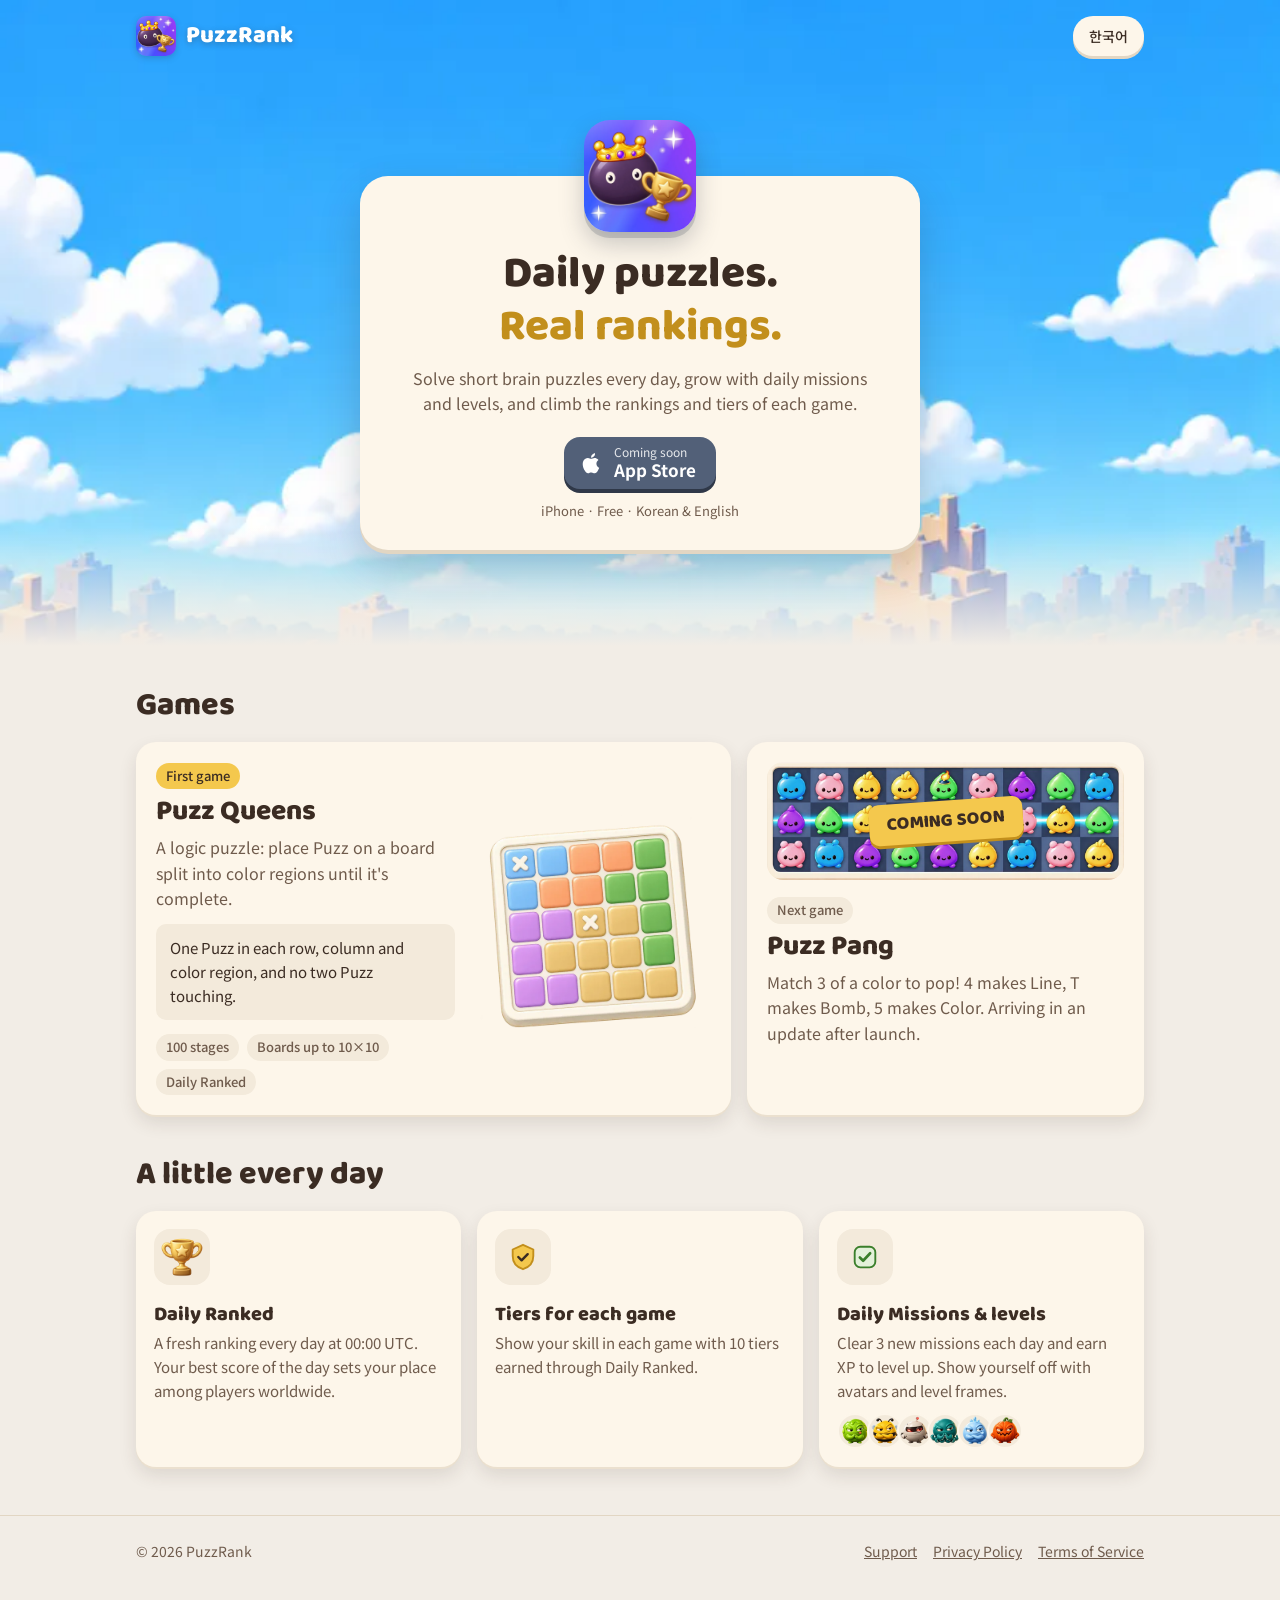
<file: index.html>
<!doctype html>
<html lang="ko">
<head>
  <meta charset="utf-8">
  <meta name="viewport" content="width=device-width, initial-scale=1">
  <title>퍼즈랭크 PuzzRank</title>
  <meta name="description" content="매일 푸는 짧은 퍼즐로 레벨을 올리고 랭킹에 도전하는 모바일 퍼즐 게임, 퍼즈랭크(PuzzRank).">
  <meta property="og:title" content="PuzzRank">
  <meta property="og:description" content="매일 푸는 퍼즐로 랭킹에 도전하세요. Daily puzzles, real rankings.">
  <meta property="og:image" content="https://puzzrank.com/assets/app_icon.webp">
  <meta name="theme-color" content="#F2EDE6">
  <meta name="color-scheme" content="light">
  <link rel="icon" type="image/webp" href="assets/favicon.webp">
  <link rel="apple-touch-icon" href="assets/apple-touch-icon.png">
  <link rel="preconnect" href="https://fonts.googleapis.com">
  <link rel="preconnect" href="https://fonts.gstatic.com" crossorigin>
  <link href="https://fonts.googleapis.com/css2?family=Baloo+2:wght@600;800&family=Jua&family=Noto+Sans+KR:wght@400;500;700&display=swap" rel="stylesheet">
  <style>
    /* 앱 디자인 시스템(app/lib/design_system/tokens.dart)과 같은 색·모서리·두께 */
    :root {
      --surface: #fdf6ea;
      --surface-sunken: #f3eadb;
      --surface-depth: #e2d6c3;
      --surface-edge: #ebe0cf;
      --veil: #f2ede6;
      --ink: #3b2c23;
      --ink-muted: #6f5b4c;
      --sun-400: #f4c84d;
      --sun-600: #c28f1c;
      --slate-500: #526078;
      --slate-700: #2f3848;
      --r-sm: 10px;
      --r-md: 16px;
      --r-lg: 20px;
      --card-shadow: 0 2px 0 var(--surface-edge), 0 8px 18px rgba(59, 44, 35, 0.12);
      --title-ko: "Jua", "Baloo 2", system-ui, sans-serif;
      --title-en: "Baloo 2", "Jua", system-ui, sans-serif;
      --body: "Noto Sans KR", system-ui, -apple-system, "Apple SD Gothic Neo", sans-serif;
    }
    * { box-sizing: border-box; }
    html { -webkit-text-size-adjust: 100%; }
    body {
      margin: 0;
      background: var(--veil);
      color: var(--ink);
      font-family: var(--body);
      line-height: 1.6;
      overflow-x: hidden;
    }
    img { display: block; max-width: 100%; height: auto; }
    a { color: inherit; }
    .wrap { max-width: 1040px; margin: 0 auto; padding: 0 16px; }
    .title { font-family: var(--title-ko); font-weight: 400; letter-spacing: -0.01em; }
    html[lang="en"] .title { font-family: var(--title-en); font-weight: 800; letter-spacing: 0; }

    /* 위 줄 */
    .topbar { position: relative; z-index: 2; display: flex; align-items: center; justify-content: space-between; gap: 12px; padding-top: 16px; padding-bottom: 16px; }
    .brand { display: flex; align-items: center; gap: 10px; text-decoration: none; }
    .brand img { width: 40px; height: 40px; border-radius: 10px; box-shadow: 0 2px 6px rgba(47, 56, 72, 0.25); }
    .brand span { font-family: "Baloo 2", system-ui, sans-serif; font-weight: 800; font-size: 24px; color: #fff; text-shadow: 0 2px 6px rgba(47, 56, 72, 0.35); }
    .lang {
      min-height: 40px;
      padding: 6px 16px;
      border: 0;
      border-radius: 999px;
      background: var(--surface);
      box-shadow: 0 3px 0 var(--surface-depth);
      color: var(--ink);
      font: 500 14px var(--body);
      cursor: pointer;
    }
    .lang:active { transform: translateY(2px); box-shadow: 0 1px 0 var(--surface-depth); }

    /* 첫 화면: 앱 홈과 같은 하늘·숲 그림 */
    .hero {
      position: relative;
      margin-top: -72px;
      padding: 96px 0 72px;
      background: url("assets/home_backdrop.webp") center 0 / cover no-repeat, #7cc4f2;
      overflow: hidden;
    }
    .hero::after {
      content: "";
      position: absolute;
      inset: auto 0 0 0;
      height: 120px;
      background: linear-gradient(to bottom, rgba(242, 237, 230, 0), var(--veil));
      pointer-events: none;
    }
    .hero-card {
      position: relative;
      z-index: 1;
      max-width: 560px;
      margin: 56px auto 0;
      padding: 0 24px 24px;
      border-radius: 28px;
      background: var(--surface);
      box-shadow: 0 4px 0 var(--surface-depth), 0 18px 40px rgba(47, 56, 72, 0.22);
      text-align: center;
    }
    .hero-icon {
      position: relative;
      top: -56px;
      width: 112px;
      height: 112px;
      margin: 0 auto -40px;
      border-radius: 26px;
      box-shadow: 0 6px 0 rgba(47, 56, 72, 0.18), 0 12px 24px rgba(47, 56, 72, 0.25);
    }
    .hero h1 { margin: 0 0 12px; font-size: clamp(30px, 7.4vw, 44px); line-height: 1.2; }
    .hero h1 em { font-style: normal; color: var(--sun-600); }
    .lead { margin: 0 auto 20px; max-width: 30em; color: var(--ink-muted); font-size: 16px; }
    .store {
      display: inline-flex;
      align-items: center;
      gap: 10px;
      min-height: 52px;
      padding: 8px 20px 8px 16px;
      border-radius: var(--r-md);
      background: var(--slate-500);
      box-shadow: 0 4px 0 var(--slate-700);
      color: #fff;
      text-align: left;
      text-decoration: none;
    }
    .store svg { width: 24px; height: 24px; fill: currentColor; flex: none; }
    .store small { display: block; font-size: 12px; line-height: 1.2; opacity: 0.85; }
    .store b { display: block; font-size: 17px; line-height: 1.25; }
    .note { margin: 12px 0 0; color: var(--ink-muted); font-size: 13px; }

    /* 공통 카드 */
    section { padding: 40px 0 0; }
    .section-head { margin: 0 0 16px; font-size: clamp(24px, 5.4vw, 32px); line-height: 1.25; }
    .card {
      border-radius: var(--r-lg);
      background: var(--surface);
      box-shadow: var(--card-shadow);
    }
    .chip {
      display: inline-block;
      padding: 3px 10px;
      border-radius: 999px;
      background: var(--surface-sunken);
      color: var(--ink-muted);
      font-size: 13px;
      font-weight: 500;
    }
    .chip.sun { background: var(--sun-400); color: var(--ink); }

    /* 게임 */
    .games { display: grid; gap: 16px; }
    .game { display: grid; gap: 16px; align-content: start; padding: 20px; }
    .game h3 { margin: 6px 0 6px; font-size: 28px; line-height: 1.2; }
    .game p { margin: 0; color: var(--ink-muted); }
    .game p.rule { margin-top: 12px; padding: 12px 14px; border-radius: var(--r-sm); background: var(--surface-sunken); color: var(--ink); font-size: 15px; }
    .facts { display: flex; flex-wrap: wrap; gap: 8px; margin: 14px 0 0; padding: 0; list-style: none; }
    .queens-art { width: min(280px, 80%); margin: 0 auto; }
    .pang-art { position: relative; }
    .pang-art img { border-radius: var(--r-md); filter: saturate(0.85); }
    .ribbon {
      position: absolute;
      top: 50%;
      left: 50%;
      transform: translate(-50%, -50%) rotate(-4deg);
      padding: 6px 18px;
      border-radius: var(--r-sm);
      background: var(--sun-400);
      box-shadow: 0 3px 0 var(--sun-600);
      font-family: "Baloo 2", system-ui, sans-serif;
      font-weight: 800;
      font-size: 18px;
      white-space: nowrap;
    }

    /* 특징 */
    .features { display: grid; gap: 16px; margin: 0; padding: 0; list-style: none; }
    .feature { display: flex; gap: 14px; align-items: flex-start; padding: 18px; }
    .feature-icon {
      display: grid;
      place-items: center;
      flex: none;
      width: 56px;
      height: 56px;
      border-radius: var(--r-md);
      background: var(--surface-sunken);
    }
    .feature-icon img { width: 44px; height: 44px; }
    .feature-icon svg { width: 30px; height: 30px; }
    .feature h3 { margin: 2px 0 4px; font-size: 20px; line-height: 1.3; }
    .feature p { margin: 0; color: var(--ink-muted); font-size: 15px; }
    .avatars { display: flex; margin-top: 10px; }
    .avatars img { width: 36px; height: 36px; margin-right: -6px; border-radius: 50%; background: var(--surface-sunken); border: 2px solid var(--surface); }

    footer { margin-top: 48px; padding: 24px 0 40px; border-top: 1px solid var(--surface-depth); color: var(--ink-muted); font-size: 14px; }
    footer .wrap { display: flex; flex-wrap: wrap; gap: 8px 20px; align-items: center; justify-content: space-between; }
    footer nav { display: flex; flex-wrap: wrap; gap: 8px 16px; }
    footer a { color: var(--ink-muted); }

    @media (min-width: 760px) {
      .hero { padding: 120px 0 96px; }
      .hero-card { padding: 0 40px 28px; }
      .games { grid-template-columns: 3fr 2fr; }
      .game.queens { grid-template-columns: 1fr 240px; align-items: center; }
      .game.queens .queens-art { order: 2; width: 100%; }
      .features { grid-template-columns: repeat(3, 1fr); }
      .feature { flex-direction: column; }
    }
    @media (prefers-reduced-motion: no-preference) {
      .queens-art { animation: float 4s ease-in-out infinite; }
      @keyframes float { 50% { transform: translateY(-6px) rotate(-1deg); } }
    }
  </style>
</head>
<body>
  <div class="wrap topbar">
    <a class="brand" href="./"><img src="assets/app_icon.webp" alt="" width="512" height="512"><span>PuzzRank</span></a>
    <button class="lang" type="button" id="lang-toggle" aria-label="Change language">English</button>
  </div>

  <header class="hero">
    <div class="wrap">
      <div class="hero-card">
        <img class="hero-icon" src="assets/app_icon.webp" alt="PuzzRank" width="512" height="512">
        <h1 class="title" data-ko="매일 푸는 퍼즐로<br><em>랭킹에 도전하세요</em>" data-en="Daily puzzles.<br><em>Real rankings.</em>">매일 푸는 퍼즐로<br><em>랭킹에 도전하세요</em></h1>
        <p class="lead" data-ko="머리를 쓰는 짧은 퍼즐을 매일 풀고, 오늘의 미션과 레벨로 성장하며, 게임별 랭킹과 티어를 올려 보세요."
          data-en="Solve short brain puzzles every day, grow with daily missions and levels, and climb the rankings and tiers of each game.">머리를 쓰는 짧은 퍼즐을 매일 풀고, 오늘의 미션과 레벨로 성장하며, 게임별 랭킹과 티어를 올려 보세요.</p>
        <span class="store" aria-disabled="true">
          <svg viewBox="0 0 24 24" aria-hidden="true"><path d="M16.4 12.6c0-2.4 2-3.6 2.1-3.7-1.2-1.7-3-1.9-3.6-2-1.5-.2-3 .9-3.8.9-.8 0-2-.9-3.3-.8-1.7 0-3.3 1-4.2 2.5-1.8 3.1-.5 7.7 1.3 10.2.8 1.2 1.9 2.6 3.2 2.5 1.3-.1 1.8-.8 3.3-.8s2 .8 3.3.8c1.4 0 2.3-1.2 3.1-2.5 1-1.4 1.4-2.8 1.4-2.9-.1 0-2.8-1-2.8-4.2zM14 5.3c.7-.8 1.2-2 1-3.1-1 0-2.2.7-2.9 1.5-.6.7-1.2 1.9-1 3 1.1.1 2.2-.6 2.9-1.4z"/></svg>
          <span><small data-ko="곧 출시" data-en="Coming soon">곧 출시</small><b>App Store</b></span>
        </span>
        <p class="note" data-ko="iPhone · 무료 · 한국어·영어" data-en="iPhone · Free · Korean & English">iPhone · 무료 · 한국어·영어</p>
      </div>
    </div>
  </header>

  <main class="wrap">
    <section aria-labelledby="games-heading">
      <h2 class="title section-head" id="games-heading" data-ko="게임" data-en="Games">게임</h2>
      <div class="games">
        <article class="card game queens">
          <img class="queens-art" src="assets/queens_board.webp" alt="" width="600" height="600">
          <div>
            <span class="chip sun" data-ko="첫 번째 게임" data-en="First game">첫 번째 게임</span>
            <h3 class="title" data-ko="퍼즈 퀸즈" data-en="Puzz Queens">퍼즈 퀸즈</h3>
            <p data-ko="색 영역으로 나뉜 보드에 Puzz를 하나씩 놓아 보드를 완성하는 논리 퍼즐이에요."
              data-en="A logic puzzle: place Puzz on a board split into color regions until it's complete.">색 영역으로 나뉜 보드에 Puzz를 하나씩 놓아 보드를 완성하는 논리 퍼즐이에요.</p>
            <p class="rule" data-ko="가로줄·세로줄·색 영역마다 Puzz 하나, Puzz끼리는 바로 이웃하지 않게."
              data-en="One Puzz in each row, column and color region, and no two Puzz touching.">가로줄·세로줄·색 영역마다 Puzz 하나, Puzz끼리는 바로 이웃하지 않게.</p>
            <ul class="facts">
              <li class="chip" data-ko="스테이지 100개" data-en="100 stages">스테이지 100개</li>
              <li class="chip" data-ko="최대 10×10 보드" data-en="Boards up to 10×10">최대 10×10 보드</li>
              <li class="chip" data-ko="오늘의 랭킹전" data-en="Daily Ranked">오늘의 랭킹전</li>
            </ul>
          </div>
        </article>

        <article class="card game">
          <div class="pang-art">
            <img src="assets/pang_board.webp" alt="" width="1083" height="360">
            <span class="ribbon">COMING SOON</span>
          </div>
          <div>
            <span class="chip" data-ko="다음 게임" data-en="Next game">다음 게임</span>
            <h3 class="title" data-ko="퍼즈 팡" data-en="Puzz Pang">퍼즈 팡</h3>
            <p data-ko="같은 색 3개를 맞춰 팡! 4개는 라인팡, T자는 폭탄팡, 5개는 컬러팡. 출시 후 업데이트로 찾아와요."
              data-en="Match 3 of a color to pop! 4 makes Line, T makes Bomb, 5 makes Color. Arriving in an update after launch.">같은 색 3개를 맞춰 팡! 4개는 라인팡, T자는 폭탄팡, 5개는 컬러팡. 출시 후 업데이트로 찾아와요.</p>
          </div>
        </article>
      </div>
    </section>

    <section aria-labelledby="features-heading">
      <h2 class="title section-head" id="features-heading" data-ko="매일 조금씩, 꾸준히" data-en="A little every day">매일 조금씩, 꾸준히</h2>
      <ul class="features">
        <li class="card feature">
          <span class="feature-icon"><img src="assets/ranking_icon.webp" alt="" width="256" height="256"></span>
          <div>
            <h3 class="title" data-ko="오늘의 랭킹전" data-en="Daily Ranked">오늘의 랭킹전</h3>
            <p data-ko="매일 한국 시간 오전 9시에 새로 시작해요. 그날 가장 높은 점수로 전 세계 이용자와 순위를 겨뤄요."
              data-en="A fresh ranking every day at 00:00 UTC. Your best score of the day sets your place among players worldwide.">매일 한국 시간 오전 9시에 새로 시작해요. 그날 가장 높은 점수로 전 세계 이용자와 순위를 겨뤄요.</p>
          </div>
        </li>
        <li class="card feature">
          <span class="feature-icon" aria-hidden="true">
            <svg viewBox="0 0 32 32"><path d="M16 3 27 8v7c0 7-4.6 12-11 14C9.6 27 5 22 5 15V8z" fill="#f4c84d" stroke="#c28f1c" stroke-width="2" stroke-linejoin="round"/><path d="m11 16 3.5 3.5L21 13" fill="none" stroke="#3b2c23" stroke-width="2.6" stroke-linecap="round" stroke-linejoin="round"/></svg>
          </span>
          <div>
            <h3 class="title" data-ko="게임별 티어" data-en="Tiers for each game">게임별 티어</h3>
            <p data-ko="랭킹전 순위로 정해지는 10단계 티어로 게임마다 내 실력을 보여 주세요."
              data-en="Show your skill in each game with 10 tiers earned through Daily Ranked.">랭킹전 순위로 정해지는 10단계 티어로 게임마다 내 실력을 보여 주세요.</p>
          </div>
        </li>
        <li class="card feature">
          <span class="feature-icon" aria-hidden="true">
            <svg viewBox="0 0 32 32"><rect x="5" y="5" width="22" height="22" rx="6" fill="#e3f1d9" stroke="#3a7f2b" stroke-width="2"/><path d="m10.5 16.5 3.5 3.5 7.5-8" fill="none" stroke="#3a7f2b" stroke-width="2.8" stroke-linecap="round" stroke-linejoin="round"/></svg>
          </span>
          <div>
            <h3 class="title" data-ko="오늘의 미션과 레벨" data-en="Daily Missions & levels">오늘의 미션과 레벨</h3>
            <p data-ko="매일 바뀌는 미션 3개를 깨고 경험치를 모아 레벨을 올려요. 아바타와 레벨 프레임으로 나를 꾸밀 수 있어요."
              data-en="Clear 3 new missions each day and earn XP to level up. Show yourself off with avatars and level frames.">매일 바뀌는 미션 3개를 깨고 경험치를 모아 레벨을 올려요. 아바타와 레벨 프레임으로 나를 꾸밀 수 있어요.</p>
            <div class="avatars" aria-hidden="true">
              <img src="assets/avatar_slime.webp" alt="" width="128" height="128">
              <img src="assets/avatar_bee.webp" alt="" width="128" height="128">
              <img src="assets/avatar_robot.webp" alt="" width="128" height="128">
              <img src="assets/avatar_octopus.webp" alt="" width="128" height="128">
              <img src="assets/avatar_ice.webp" alt="" width="128" height="128">
              <img src="assets/avatar_pumpkin.webp" alt="" width="128" height="128">
            </div>
          </div>
        </li>
      </ul>
    </section>
  </main>

  <footer>
    <div class="wrap">
      <span>© 2026 PuzzRank</span>
      <nav>
        <a href="support/" data-ko="고객 지원" data-en="Support">고객 지원</a>
        <a href="privacy/" data-ko="개인정보처리방침" data-en="Privacy Policy">개인정보처리방침</a>
        <a href="terms/" data-ko="이용약관" data-en="Terms of Service">이용약관</a>
      </nav>
    </div>
  </footer>

  <script>
    // 언어: 주소의 ?lang=ko|en → 고른 언어(약관 페이지와 같은 저장 값) → 브라우저 언어(한국어가 아니면 영어).
    (function () {
      const supported = ['ko', 'en'];
      let saved = null;
      try { saved = localStorage.getItem('lang'); } catch (e) {}
      const param = new URLSearchParams(location.search).get('lang');
      const browser = (navigator.language || 'en').toLowerCase().startsWith('ko') ? 'ko' : 'en';
      let current = supported.includes(param) ? param : supported.includes(saved) ? saved : browser;
      const toggle = document.getElementById('lang-toggle');

      function apply(lang) {
        current = lang;
        document.documentElement.lang = lang;
        document.querySelectorAll('[data-ko]').forEach((el) => (el.innerHTML = el.dataset[lang]));
        document.title = lang === 'ko' ? '퍼즈랭크 PuzzRank' : 'PuzzRank';
        toggle.textContent = lang === 'ko' ? 'English' : '한국어';
      }

      apply(current);
      toggle.addEventListener('click', () => {
        apply(current === 'ko' ? 'en' : 'ko');
        try { localStorage.setItem('lang', current); } catch (e) {}
      });
    })();
  </script>
</body>
</html>
</file>
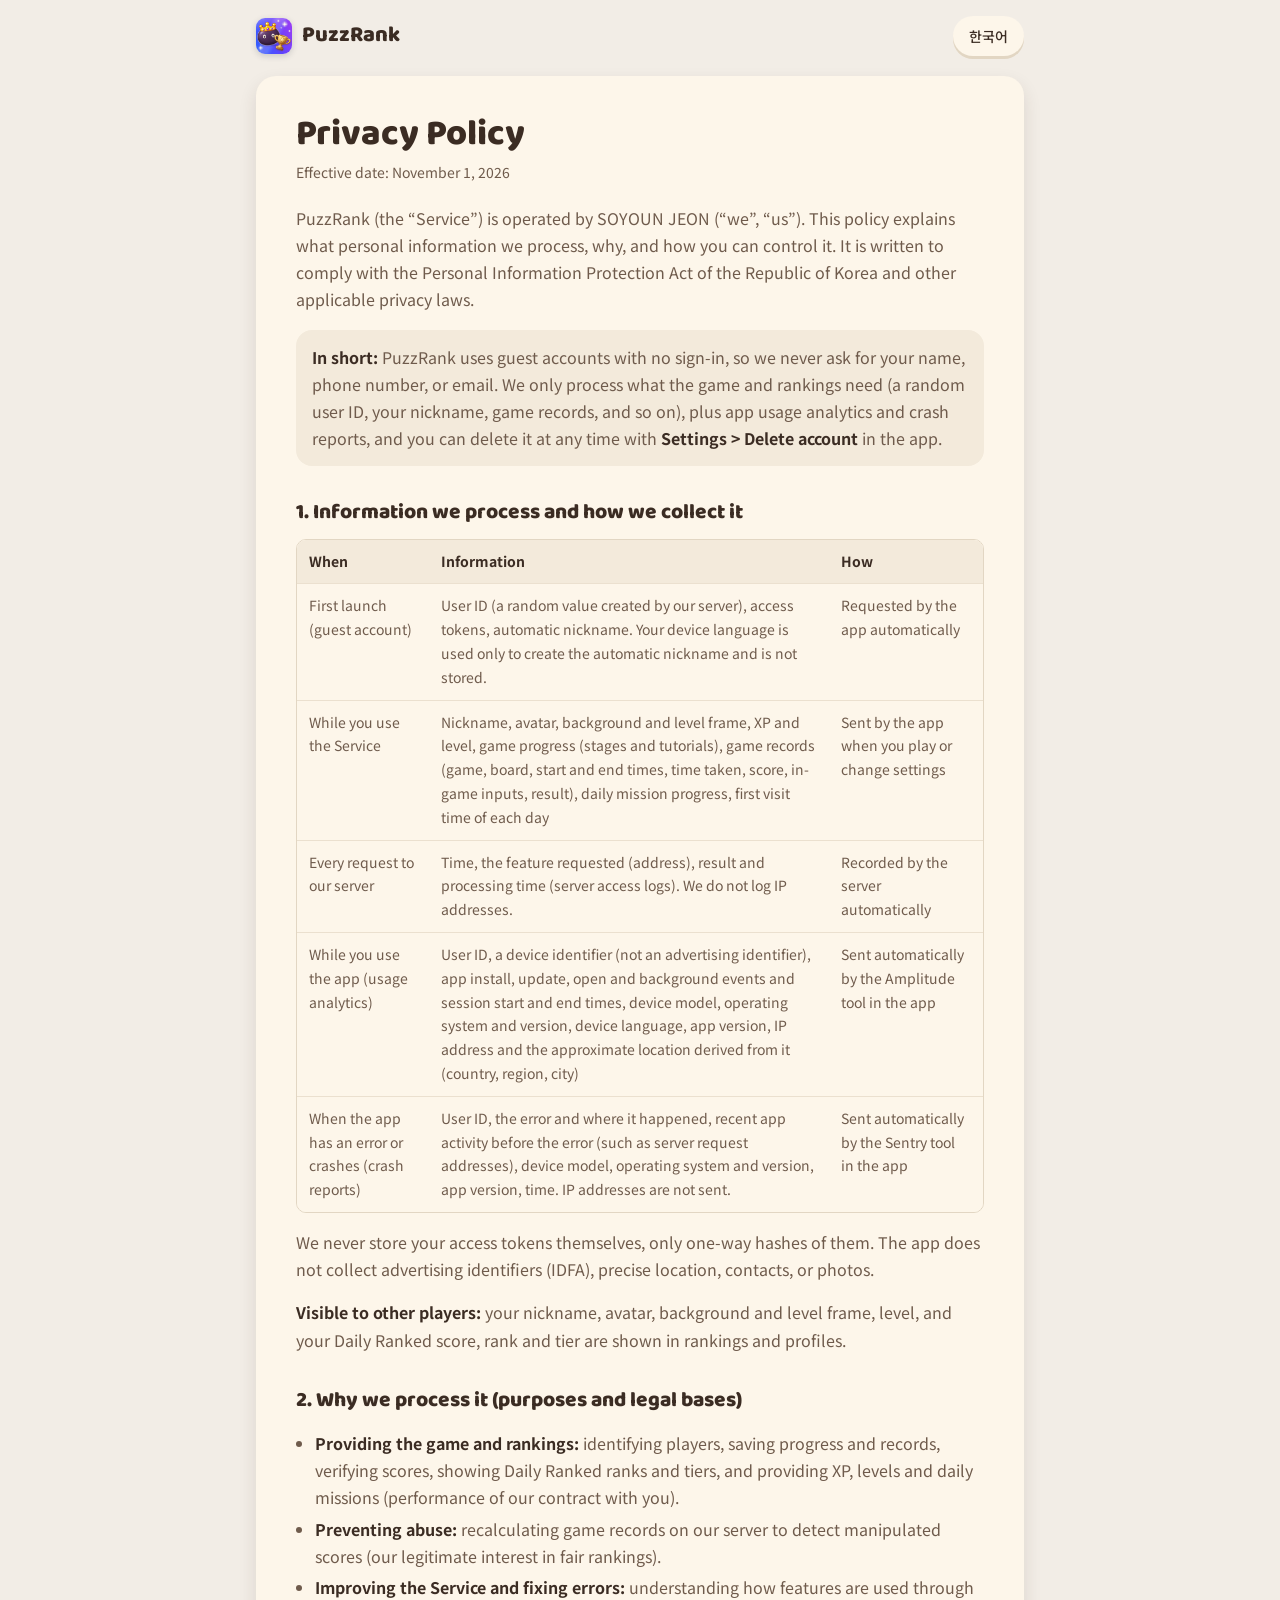
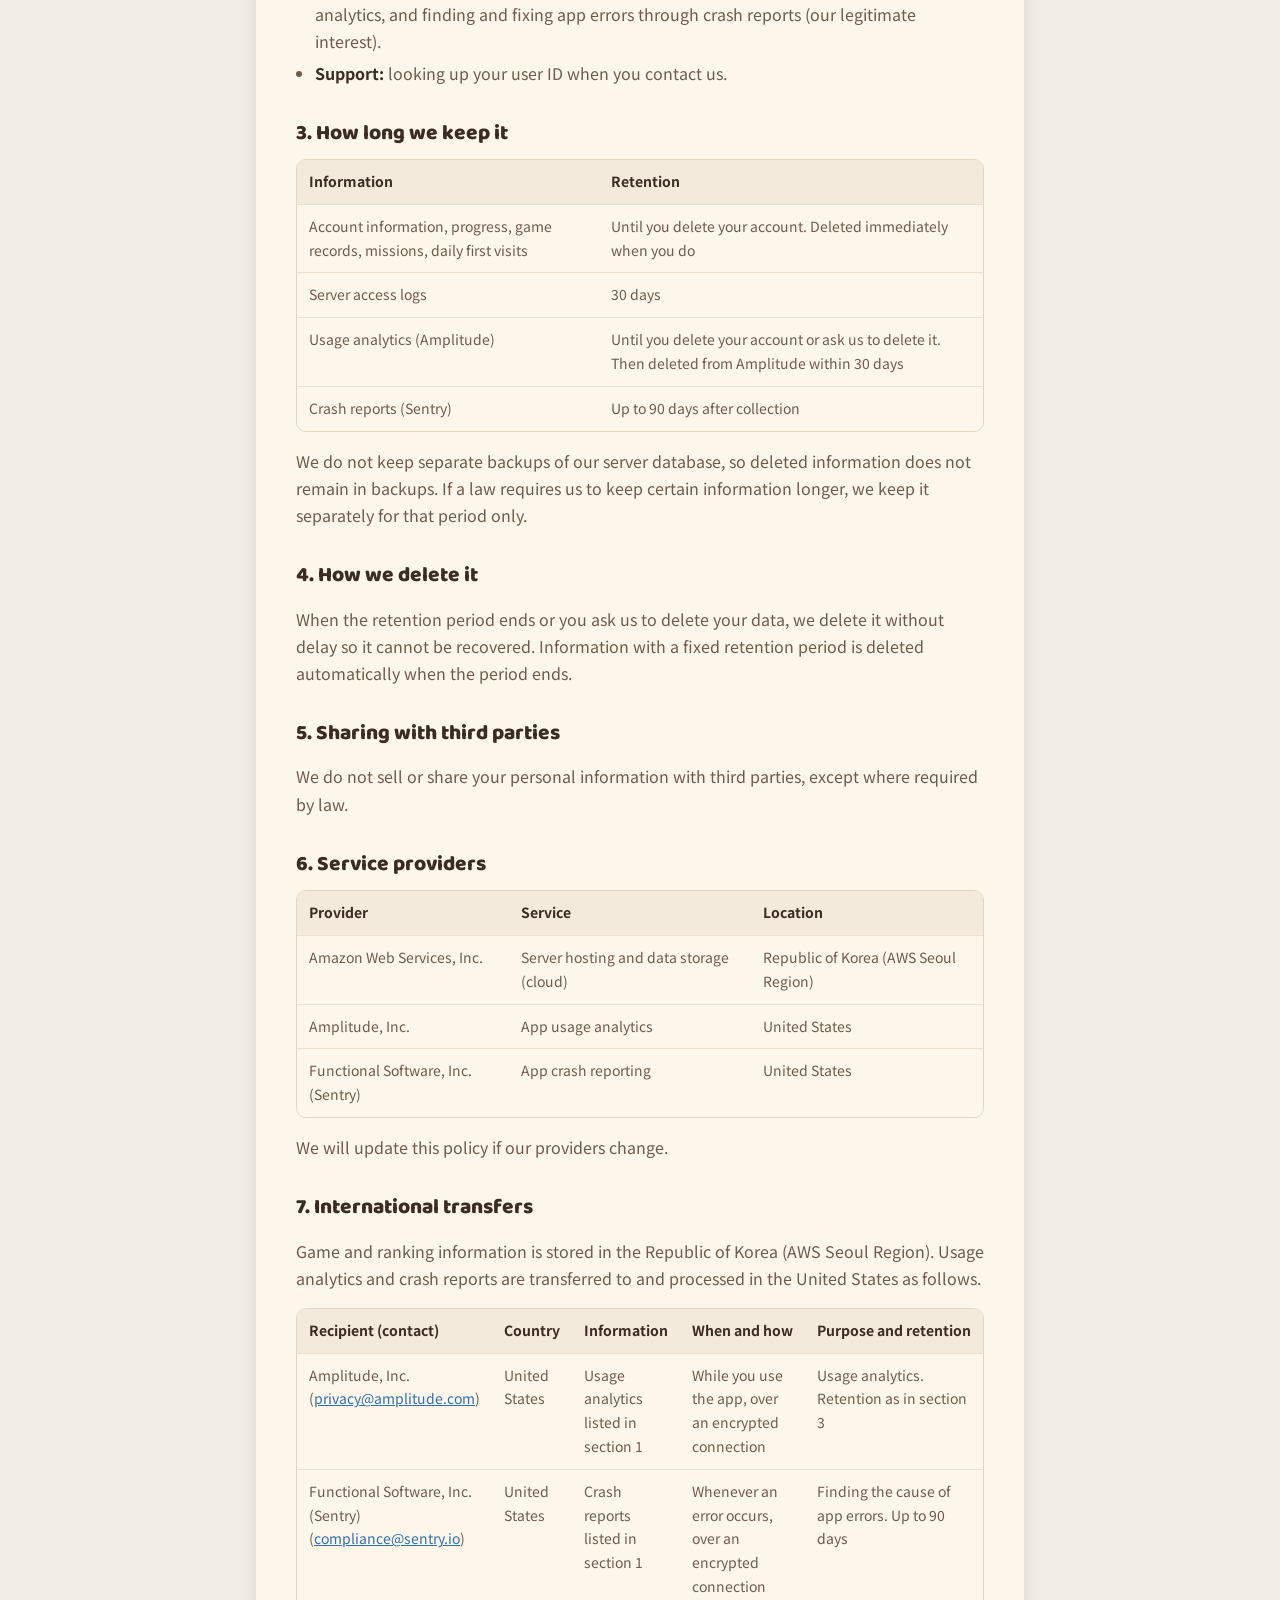
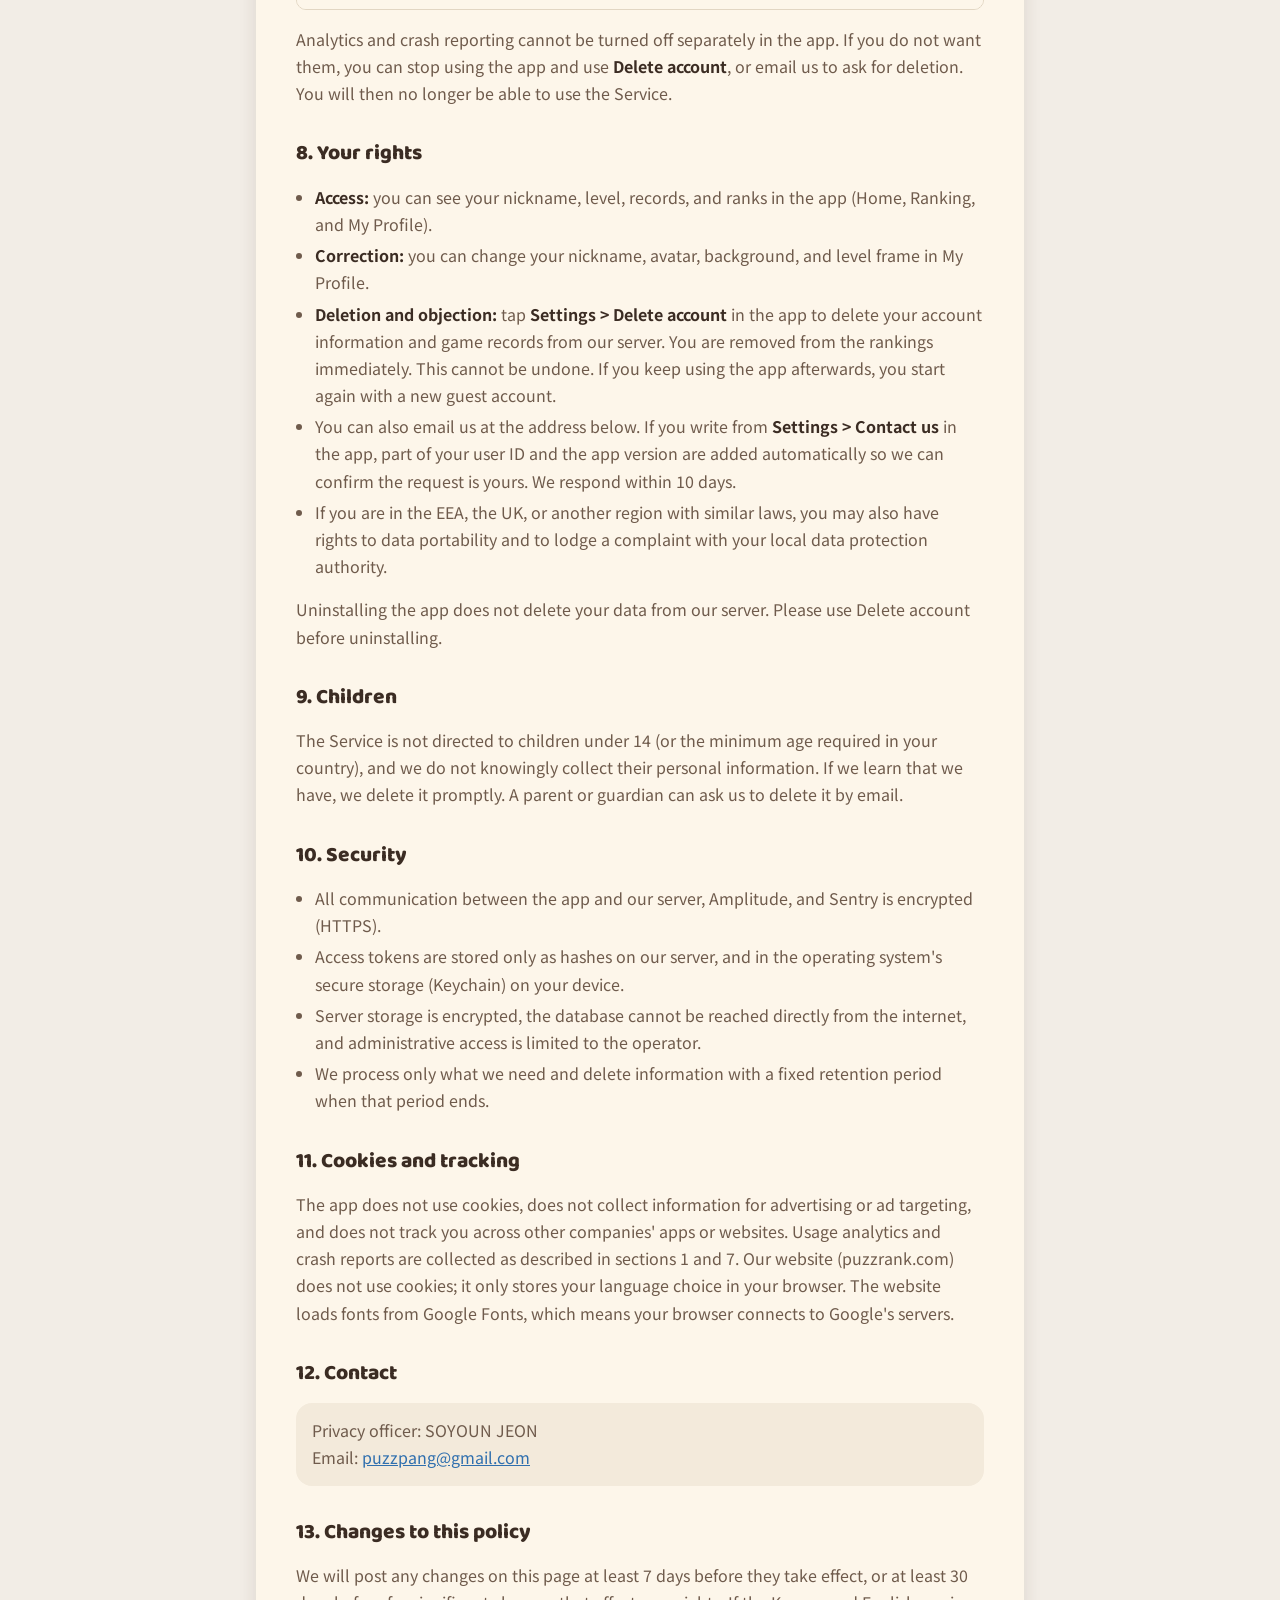
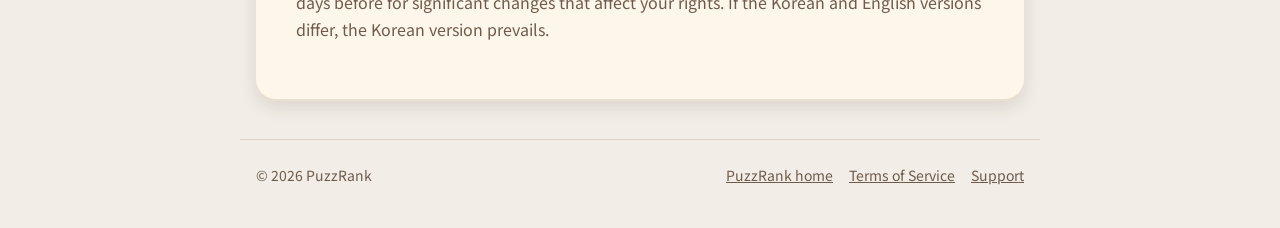
<file: privacy/index.html>
<!doctype html>
<html lang="ko">
<head>
  <meta charset="utf-8">
  <meta name="viewport" content="width=device-width, initial-scale=1">
  <title>개인정보처리방침 · PuzzRank</title>
  <meta name="description" content="퍼즈랭크(PuzzRank) 개인정보처리방침 / Privacy Policy">
  <meta name="theme-color" content="#F2EDE6">
  <meta name="color-scheme" content="light">
  <link rel="icon" type="image/webp" href="../assets/favicon.webp">
  <link rel="apple-touch-icon" href="../assets/apple-touch-icon.png">
  <link rel="preconnect" href="https://fonts.googleapis.com">
  <link rel="preconnect" href="https://fonts.gstatic.com" crossorigin>
  <link href="https://fonts.googleapis.com/css2?family=Baloo+2:wght@600;800&family=Jua&family=Noto+Sans+KR:wght@400;500;700&display=swap" rel="stylesheet">
  <link rel="stylesheet" href="../assets/legal.css?v=3">
</head>
<body>
  <header>
    <a class="brand" href="../"><img src="../assets/app_icon.webp" alt="" width="512" height="512"><span>PuzzRank</span></a>
    <button class="lang" type="button" id="lang-toggle" aria-label="Change language">English</button>
  </header>

  <main>
    <!-- 한국어 -->
    <article lang="ko" class="active">
      <h1>개인정보처리방침</h1>
      <p class="meta">시행일: 2026년 11월 1일</p>

      <p>
        퍼즈랭크(PuzzRank, 이하 “서비스”)를 운영하는 전소연(이하 “운영자”)은 「개인정보 보호법」에 따라 이용자의 개인정보를 보호하고,
        관련 고충을 빠르게 처리하기 위해 이 방침을 둡니다.
      </p>
      <div class="box">
        <p>
          <strong>요약:</strong> 퍼즈랭크는 로그인 없이 게스트로 쓰는 게임이라 이름·전화번호·이메일 같은 정보를 받지 않습니다.
          게임과 랭킹에 필요한 정보(무작위 사용자 ID, 닉네임, 게임 기록 등)와 앱 이용 통계·오류 정보만 처리하며,
          앱의 <strong>앱 설정 &gt; 계정 삭제</strong>로 언제든 지울 수 있습니다.
        </p>
      </div>

      <h2>1. 처리하는 개인정보 항목과 수집 방법</h2>
      <div class="table">
        <table>
          <thead><tr><th>언제</th><th>항목</th><th>수집 방법</th></tr></thead>
          <tbody>
            <tr>
              <td>앱을 처음 실행할 때 (게스트 계정 만들기)</td>
              <td>사용자 ID(서버가 만든 무작위 값), 인증 토큰, 자동 닉네임. 기기 언어는 자동 닉네임을 만드는 데만 쓰고 저장하지 않습니다.</td>
              <td>앱이 자동으로 서버에 요청</td>
            </tr>
            <tr>
              <td>서비스를 이용할 때</td>
              <td>닉네임, 아바타·바탕·레벨 프레임, 경험치·레벨, 게임 진행(스테이지·튜토리얼), 판 기록(게임 종류, 보드, 시작·끝 시각, 걸린 시간, 점수, 판 중 입력 기록, 결과), 일일 미션 진행, 날짜별 첫 접속 시각</td>
              <td>게임을 하거나 설정을 바꿀 때 앱이 서버에 보냄</td>
            </tr>
            <tr>
              <td>서버에 요청할 때</td>
              <td>요청 시각, 요청한 기능(주소), 처리 결과와 걸린 시간(서버 접속 기록). IP 주소는 기록하지 않습니다.</td>
              <td>서버가 자동으로 기록</td>
            </tr>
            <tr>
              <td>앱을 쓰는 동안 (이용 통계)</td>
              <td>사용자 ID, 기기 식별값(광고 식별자가 아님), 앱 설치·업데이트·열기·백그라운드 전환과 이용 시작·끝 시각, 기기 모델, 운영체제와 버전, 기기 언어, 앱 버전, IP 주소와 이로부터 추정한 대략적인 위치(국가·지역·도시)</td>
              <td>앱에 들어 있는 Amplitude 도구가 자동으로 보냄</td>
            </tr>
            <tr>
              <td>앱에 오류가 나거나 앱이 멈췄을 때 (오류 정보)</td>
              <td>사용자 ID, 오류 내용과 발생 위치, 오류 직전의 앱 동작 기록(서버 요청 주소 등), 기기 모델, 운영체제와 버전, 앱 버전, 발생 시각. IP 주소는 보내지 않습니다.</td>
              <td>앱에 들어 있는 Sentry 도구가 자동으로 보냄</td>
            </tr>
          </tbody>
        </table>
      </div>
      <p>
        인증 토큰은 원문을 저장하지 않고 되돌릴 수 없게 변환한 값(해시)만 서버에 저장합니다.
        앱은 광고 식별자(IDFA), 정확한 위치, 연락처, 사진을 수집하지 않습니다.
      </p>
      <p>
        <strong>다른 이용자에게 보이는 정보:</strong> 랭킹과 프로필에는 닉네임, 아바타·바탕·레벨 프레임, 레벨, 오늘의 랭킹전 점수·순위·티어가 표시됩니다.
      </p>

      <h2>2. 처리 목적과 근거</h2>
      <ul>
        <li><strong>게임과 랭킹 제공:</strong> 사용자 구분, 진행과 기록 저장, 점수 검증, 오늘의 랭킹전 순위·티어 표시, 경험치·레벨·일일 미션 제공
          (「개인정보 보호법」 제15조 제1항 제4호, 이용자와의 계약 이행)</li>
        <li><strong>부정 이용 방지:</strong> 서버에서 판 기록을 다시 계산해 조작된 기록 확인 (같은 조항 제6호, 운영자의 정당한 이익)</li>
        <li><strong>서비스 개선과 오류 수정:</strong> 이용 통계로 기능 이용 현황 파악, 오류 정보로 앱 오류 원인 파악과 수정 (같은 조항 제6호)</li>
        <li><strong>문의 대응:</strong> 사용자 ID로 문의 내용 확인</li>
      </ul>

      <h2>3. 보유 기간</h2>
      <div class="table">
        <table>
          <thead><tr><th>항목</th><th>보유 기간</th></tr></thead>
          <tbody>
            <tr><td>사용자 정보, 진행, 판 기록, 미션, 접속 기록(날짜별 첫 접속)</td><td>계정을 삭제할 때까지. 삭제하면 바로 파기</td></tr>
            <tr><td>서버 접속 기록</td><td>30일</td></tr>
            <tr><td>이용 통계(Amplitude)</td><td>계정을 삭제하거나 삭제를 요청할 때까지. 삭제하면 30일 안에 Amplitude에서도 지움</td></tr>
            <tr><td>오류 정보(Sentry)</td><td>수집 후 최대 90일</td></tr>
          </tbody>
        </table>
      </div>
      <p>
        서버 데이터베이스는 따로 백업하지 않으므로, 삭제한 정보는 백업에 남지 않습니다.
        법령에 따라 보존해야 하는 경우에는 그 기간 동안 따로 보관합니다.
      </p>

      <h2>4. 파기 절차와 방법</h2>
      <p>
        보유 기간이 끝났거나 이용자가 삭제를 요청한 개인정보는 지체 없이 파기합니다.
        전자 파일은 다시 살릴 수 없는 방법으로 지우며, 보유 기간이 정해진 기록은 기간이 지나면 자동으로 지워집니다.
      </p>

      <h2>5. 제3자 제공</h2>
      <p>운영자는 이용자의 개인정보를 제3자에게 제공하지 않습니다. 법령에 특별한 규정이 있는 경우만 예외로 합니다.</p>

      <h2>6. 처리 위탁</h2>
      <div class="table">
        <table>
          <thead><tr><th>수탁자</th><th>위탁 업무</th><th>보관 위치</th></tr></thead>
          <tbody>
            <tr><td>Amazon Web Services, Inc.</td><td>서버 운영과 데이터 보관(클라우드)</td><td>대한민국 (AWS 서울 리전)</td></tr>
            <tr><td>Amplitude, Inc.</td><td>앱 이용 통계 수집·분석</td><td>미국</td></tr>
            <tr><td>Functional Software, Inc. (Sentry)</td><td>앱 오류 정보 수집·분석</td><td>미국</td></tr>
          </tbody>
        </table>
      </div>
      <p>위탁 업무나 수탁자가 바뀌면 이 방침에 알립니다.</p>

      <h2>7. 개인정보의 국외 이전</h2>
      <p>
        게임과 랭킹 정보는 국내(AWS 서울 리전)에 보관합니다. 이용 통계와 오류 정보는 아래와 같이 미국으로 이전해 처리합니다
        (「개인정보 보호법」 제28조의8 제1항 제3호, 처리 위탁·보관).
      </p>
      <div class="table">
        <table>
          <thead><tr><th>이전받는 자 (연락처)</th><th>이전 국가</th><th>이전 항목</th><th>이전 일시와 방법</th><th>이용 목적과 보유 기간</th></tr></thead>
          <tbody>
            <tr>
              <td>Amplitude, Inc.<br>(<a href="mailto:privacy@amplitude.com">privacy@amplitude.com</a>)</td>
              <td>미국</td>
              <td>1절의 이용 통계 항목</td>
              <td>앱을 쓰는 동안 수시로, 암호화된 네트워크로 전송</td>
              <td>앱 이용 통계 분석. 3절의 보유 기간</td>
            </tr>
            <tr>
              <td>Functional Software, Inc. (Sentry)<br>(<a href="mailto:compliance@sentry.io">compliance@sentry.io</a>)</td>
              <td>미국</td>
              <td>1절의 오류 정보 항목</td>
              <td>오류가 날 때마다, 암호화된 네트워크로 전송</td>
              <td>앱 오류 원인 파악. 수집 후 최대 90일</td>
            </tr>
          </tbody>
        </table>
      </div>
      <p>
        이용 통계와 오류 정보 전송은 앱 안에서 따로 끌 수 없습니다. 원하지 않으면 앱 이용을 멈추고 <strong>계정 삭제</strong>를 하거나
        아래 이메일로 삭제를 요청할 수 있습니다. 이 경우 서비스를 이용할 수 없습니다.
      </p>

      <h2>8. 이용자의 권리와 행사 방법</h2>
      <ul>
        <li><strong>열람:</strong> 앱 화면(홈, 랭킹, 나의 설정)에서 닉네임·레벨·기록·순위를 볼 수 있습니다.</li>
        <li><strong>정정:</strong> 나의 설정에서 닉네임·아바타·바탕·레벨 프레임을 바꿀 수 있습니다.</li>
        <li><strong>삭제·처리 정지:</strong> 앱의 <strong>앱 설정 &gt; 계정 삭제</strong>를 누르면 서버의 사용자 정보와 게임 기록이 모두 지워지고
          랭킹에서도 바로 빠집니다. 지운 정보는 되돌릴 수 없습니다. 삭제한 뒤 앱을 계속 쓰면 새 게스트 계정으로 시작합니다.</li>
        <li>앱을 쓸 수 없는 경우 등에는 아래 이메일로 요청할 수 있습니다. 앱의 <strong>앱 설정 &gt; 문의</strong>로 메일을 쓰면 본인 확인에 필요한
          사용자 ID 일부와 앱 버전이 자동으로 들어갑니다. 요청은 10일 안에 처리하고 결과를 알려 드립니다.</li>
      </ul>
      <p>앱을 지우기만 하면 서버의 정보는 지워지지 않습니다. 정보를 지우려면 앱을 지우기 전에 계정 삭제를 해 주세요.</p>

      <h2>9. 만 14세 미만 아동</h2>
      <p>
        서비스는 만 14세 미만 아동을 대상으로 하지 않으며, 만 14세 미만 아동의 개인정보를 알면서 수집하지 않습니다.
        만 14세 미만 아동의 개인정보가 수집된 것을 알게 되면 바로 삭제합니다. 법정대리인은 아래 이메일로 삭제를 요청할 수 있습니다.
      </p>

      <h2>10. 안전성 확보 조치</h2>
      <ul>
        <li>앱과 서버, 앱과 Amplitude·Sentry 사이의 모든 통신을 암호화(HTTPS)합니다.</li>
        <li>인증 토큰은 해시로만 저장하고, 기기에서는 운영체제의 보안 저장소(키체인)에 둡니다.</li>
        <li>서버 저장 장치를 암호화하고, 데이터베이스는 외부에서 직접 접속할 수 없게 막으며, 서버 관리 접속을 운영자로 제한합니다.</li>
        <li>필요한 정보만 처리하고, 보유 기간이 정해진 정보는 기간이 지나면 지웁니다.</li>
      </ul>

      <h2>11. 자동 수집 장치</h2>
      <p>
        앱은 쿠키를 쓰지 않고, 광고나 맞춤형 광고를 위한 행태정보를 수집하지 않으며, 다른 회사의 앱·웹사이트에 걸친 추적을 하지 않습니다.
        앱 이용 통계와 오류 정보는 1절과 7절에 적은 대로 수집합니다.
        웹사이트(puzzrank.com)는 쿠키를 쓰지 않고, 고른 언어만 브라우저에 저장합니다.
        웹사이트는 글꼴을 Google Fonts에서 불러오며, 이때 브라우저가 Google 서버에 접속합니다.
      </p>

      <h2>12. 개인정보 보호책임자</h2>
      <div class="box">
        <p>개인정보 보호책임자: 전소연<br>이메일: <a href="mailto:puzzpang@gmail.com">puzzpang@gmail.com</a></p>
      </div>

      <h2>13. 권익침해 구제 방법</h2>
      <p>개인정보 침해에 대한 상담이나 신고는 아래 기관에 할 수 있습니다.</p>
      <ul>
        <li>개인정보분쟁조정위원회: 1833-6972, <a href="https://www.kopico.go.kr">www.kopico.go.kr</a></li>
        <li>개인정보침해신고센터: 118, <a href="https://privacy.kisa.or.kr">privacy.kisa.or.kr</a></li>
        <li>대검찰청: 1301, <a href="https://www.spo.go.kr">www.spo.go.kr</a></li>
        <li>경찰청: 182, <a href="https://ecrm.police.go.kr">ecrm.police.go.kr</a></li>
      </ul>

      <h2>14. 방침의 변경</h2>
      <p>이 방침을 바꾸면 시행 7일 전부터 이 페이지에 알립니다. 이용자에게 불리한 중요한 변경은 30일 전부터 알립니다.</p>
    </article>

    <!-- English -->
    <article lang="en">
      <h1>Privacy Policy</h1>
      <p class="meta">Effective date: November 1, 2026</p>

      <p>
        PuzzRank (the “Service”) is operated by SOYOUN JEON (“we”, “us”). This policy explains what personal information we process,
        why, and how you can control it. It is written to comply with the Personal Information Protection Act of the Republic of Korea
        and other applicable privacy laws.
      </p>
      <div class="box">
        <p>
          <strong>In short:</strong> PuzzRank uses guest accounts with no sign-in, so we never ask for your name, phone number, or email.
          We only process what the game and rankings need (a random user ID, your nickname, game records, and so on), plus app usage
          analytics and crash reports, and you can delete it at any time with <strong>Settings &gt; Delete account</strong> in the app.
        </p>
      </div>

      <h2>1. Information we process and how we collect it</h2>
      <div class="table">
        <table>
          <thead><tr><th>When</th><th>Information</th><th>How</th></tr></thead>
          <tbody>
            <tr>
              <td>First launch (guest account)</td>
              <td>User ID (a random value created by our server), access tokens, automatic nickname. Your device language is used only to
                create the automatic nickname and is not stored.</td>
              <td>Requested by the app automatically</td>
            </tr>
            <tr>
              <td>While you use the Service</td>
              <td>Nickname, avatar, background and level frame, XP and level, game progress (stages and tutorials), game records (game,
                board, start and end times, time taken, score, in-game inputs, result), daily mission progress, first visit time of each day</td>
              <td>Sent by the app when you play or change settings</td>
            </tr>
            <tr>
              <td>Every request to our server</td>
              <td>Time, the feature requested (address), result and processing time (server access logs). We do not log IP addresses.</td>
              <td>Recorded by the server automatically</td>
            </tr>
            <tr>
              <td>While you use the app (usage analytics)</td>
              <td>User ID, a device identifier (not an advertising identifier), app install, update, open and background events and session
                start and end times, device model, operating system and version, device language, app version, IP address and the approximate
                location derived from it (country, region, city)</td>
              <td>Sent automatically by the Amplitude tool in the app</td>
            </tr>
            <tr>
              <td>When the app has an error or crashes (crash reports)</td>
              <td>User ID, the error and where it happened, recent app activity before the error (such as server request addresses), device
                model, operating system and version, app version, time. IP addresses are not sent.</td>
              <td>Sent automatically by the Sentry tool in the app</td>
            </tr>
          </tbody>
        </table>
      </div>
      <p>
        We never store your access tokens themselves, only one-way hashes of them.
        The app does not collect advertising identifiers (IDFA), precise location, contacts, or photos.
      </p>
      <p>
        <strong>Visible to other players:</strong> your nickname, avatar, background and level frame, level, and your Daily Ranked score, rank
        and tier are shown in rankings and profiles.
      </p>

      <h2>2. Why we process it (purposes and legal bases)</h2>
      <ul>
        <li><strong>Providing the game and rankings:</strong> identifying players, saving progress and records, verifying scores, showing
          Daily Ranked ranks and tiers, and providing XP, levels and daily missions (performance of our contract with you).</li>
        <li><strong>Preventing abuse:</strong> recalculating game records on our server to detect manipulated scores (our legitimate interest
          in fair rankings).</li>
        <li><strong>Improving the Service and fixing errors:</strong> understanding how features are used through analytics, and finding and
          fixing app errors through crash reports (our legitimate interest).</li>
        <li><strong>Support:</strong> looking up your user ID when you contact us.</li>
      </ul>

      <h2>3. How long we keep it</h2>
      <div class="table">
        <table>
          <thead><tr><th>Information</th><th>Retention</th></tr></thead>
          <tbody>
            <tr><td>Account information, progress, game records, missions, daily first visits</td><td>Until you delete your account. Deleted immediately when you do</td></tr>
            <tr><td>Server access logs</td><td>30 days</td></tr>
            <tr><td>Usage analytics (Amplitude)</td><td>Until you delete your account or ask us to delete it. Then deleted from Amplitude within 30 days</td></tr>
            <tr><td>Crash reports (Sentry)</td><td>Up to 90 days after collection</td></tr>
          </tbody>
        </table>
      </div>
      <p>
        We do not keep separate backups of our server database, so deleted information does not remain in backups.
        If a law requires us to keep certain information longer, we keep it separately for that period only.
      </p>

      <h2>4. How we delete it</h2>
      <p>
        When the retention period ends or you ask us to delete your data, we delete it without delay so it cannot be recovered.
        Information with a fixed retention period is deleted automatically when the period ends.
      </p>

      <h2>5. Sharing with third parties</h2>
      <p>We do not sell or share your personal information with third parties, except where required by law.</p>

      <h2>6. Service providers</h2>
      <div class="table">
        <table>
          <thead><tr><th>Provider</th><th>Service</th><th>Location</th></tr></thead>
          <tbody>
            <tr><td>Amazon Web Services, Inc.</td><td>Server hosting and data storage (cloud)</td><td>Republic of Korea (AWS Seoul Region)</td></tr>
            <tr><td>Amplitude, Inc.</td><td>App usage analytics</td><td>United States</td></tr>
            <tr><td>Functional Software, Inc. (Sentry)</td><td>App crash reporting</td><td>United States</td></tr>
          </tbody>
        </table>
      </div>
      <p>We will update this policy if our providers change.</p>

      <h2>7. International transfers</h2>
      <p>
        Game and ranking information is stored in the Republic of Korea (AWS Seoul Region). Usage analytics and crash reports are transferred
        to and processed in the United States as follows.
      </p>
      <div class="table">
        <table>
          <thead><tr><th>Recipient (contact)</th><th>Country</th><th>Information</th><th>When and how</th><th>Purpose and retention</th></tr></thead>
          <tbody>
            <tr>
              <td>Amplitude, Inc.<br>(<a href="mailto:privacy@amplitude.com">privacy@amplitude.com</a>)</td>
              <td>United States</td>
              <td>Usage analytics listed in section 1</td>
              <td>While you use the app, over an encrypted connection</td>
              <td>Usage analytics. Retention as in section 3</td>
            </tr>
            <tr>
              <td>Functional Software, Inc. (Sentry)<br>(<a href="mailto:compliance@sentry.io">compliance@sentry.io</a>)</td>
              <td>United States</td>
              <td>Crash reports listed in section 1</td>
              <td>Whenever an error occurs, over an encrypted connection</td>
              <td>Finding the cause of app errors. Up to 90 days</td>
            </tr>
          </tbody>
        </table>
      </div>
      <p>
        Analytics and crash reporting cannot be turned off separately in the app. If you do not want them, you can stop using the app and
        use <strong>Delete account</strong>, or email us to ask for deletion. You will then no longer be able to use the Service.
      </p>

      <h2>8. Your rights</h2>
      <ul>
        <li><strong>Access:</strong> you can see your nickname, level, records, and ranks in the app (Home, Ranking, and My Profile).</li>
        <li><strong>Correction:</strong> you can change your nickname, avatar, background, and level frame in My Profile.</li>
        <li><strong>Deletion and objection:</strong> tap <strong>Settings &gt; Delete account</strong> in the app to delete your account
          information and game records from our server. You are removed from the rankings immediately. This cannot be undone.
          If you keep using the app afterwards, you start again with a new guest account.</li>
        <li>You can also email us at the address below. If you write from <strong>Settings &gt; Contact us</strong> in the app, part of your
          user ID and the app version are added automatically so we can confirm the request is yours. We respond within 10 days.</li>
        <li>If you are in the EEA, the UK, or another region with similar laws, you may also have rights to data portability and to lodge
          a complaint with your local data protection authority.</li>
      </ul>
      <p>Uninstalling the app does not delete your data from our server. Please use Delete account before uninstalling.</p>

      <h2>9. Children</h2>
      <p>
        The Service is not directed to children under 14 (or the minimum age required in your country), and we do not knowingly collect
        their personal information. If we learn that we have, we delete it promptly. A parent or guardian can ask us to delete it by email.
      </p>

      <h2>10. Security</h2>
      <ul>
        <li>All communication between the app and our server, Amplitude, and Sentry is encrypted (HTTPS).</li>
        <li>Access tokens are stored only as hashes on our server, and in the operating system's secure storage (Keychain) on your device.</li>
        <li>Server storage is encrypted, the database cannot be reached directly from the internet, and administrative access is limited to the operator.</li>
        <li>We process only what we need and delete information with a fixed retention period when that period ends.</li>
      </ul>

      <h2>11. Cookies and tracking</h2>
      <p>
        The app does not use cookies, does not collect information for advertising or ad targeting, and does not track you across other
        companies' apps or websites. Usage analytics and crash reports are collected as described in sections 1 and 7.
        Our website (puzzrank.com) does not use cookies; it only stores your language choice in your browser.
        The website loads fonts from Google Fonts, which means your browser connects to Google's servers.
      </p>

      <h2>12. Contact</h2>
      <div class="box">
        <p>Privacy officer: SOYOUN JEON<br>Email: <a href="mailto:puzzpang@gmail.com">puzzpang@gmail.com</a></p>
      </div>

      <h2>13. Changes to this policy</h2>
      <p>
        We will post any changes on this page at least 7 days before they take effect, or at least 30 days before for significant
        changes that affect your rights. If the Korean and English versions differ, the Korean version prevails.
      </p>
    </article>
  </main>

  <footer>
    <span>© 2026 PuzzRank</span>
    <nav>
      <a href="../" data-ko="퍼즈랭크 홈" data-en="PuzzRank home">퍼즈랭크 홈</a>
      <a href="../terms/" data-ko="이용약관" data-en="Terms of Service">이용약관</a>
      <a href="../support/" data-ko="고객 지원" data-en="Support">고객 지원</a>
    </nav>
  </footer>

  <script src="../assets/legal.js"></script>
</body>
</html>
</file>
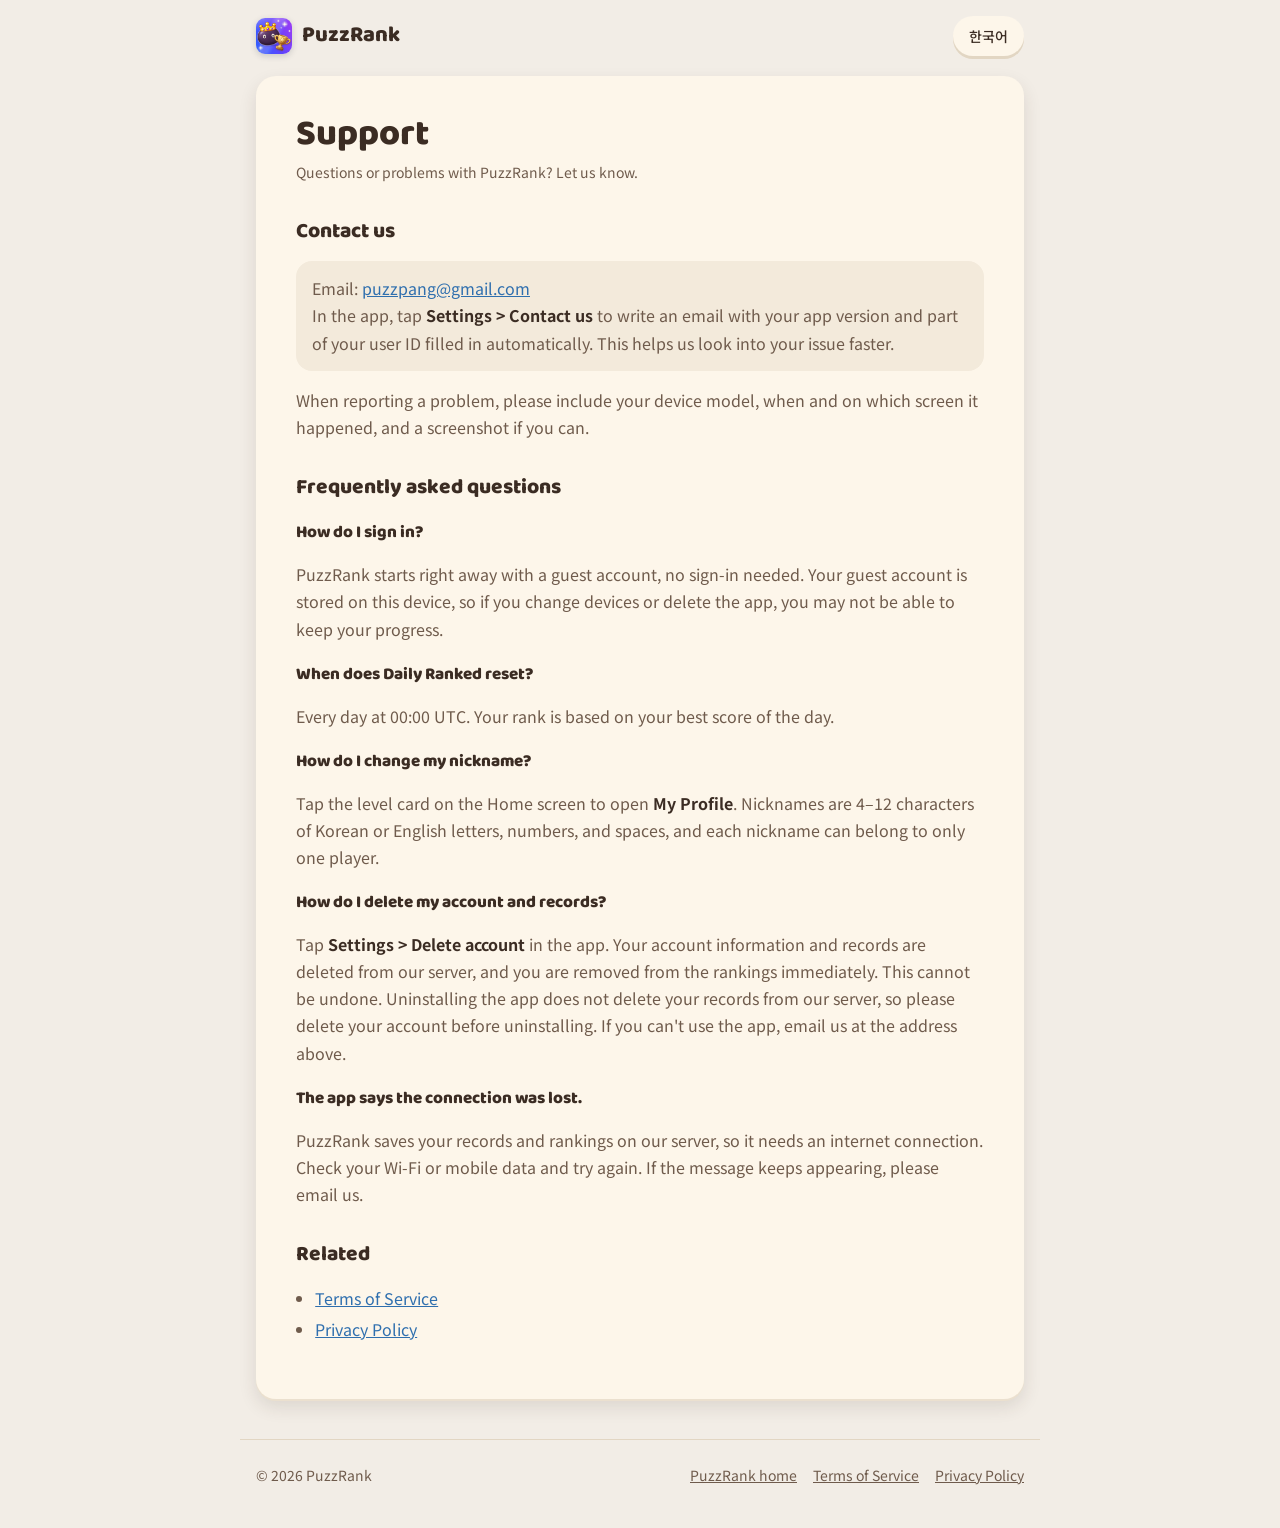
<file: support/index.html>
<!doctype html>
<html lang="ko">
<head>
  <meta charset="utf-8">
  <meta name="viewport" content="width=device-width, initial-scale=1">
  <title>고객 지원 · PuzzRank</title>
  <meta name="description" content="퍼즈랭크(PuzzRank) 고객 지원 / Support">
  <meta name="theme-color" content="#F2EDE6">
  <meta name="color-scheme" content="light">
  <link rel="icon" type="image/webp" href="../assets/favicon.webp">
  <link rel="apple-touch-icon" href="../assets/apple-touch-icon.png">
  <link rel="preconnect" href="https://fonts.googleapis.com">
  <link rel="preconnect" href="https://fonts.gstatic.com" crossorigin>
  <link href="https://fonts.googleapis.com/css2?family=Baloo+2:wght@600;800&family=Jua&family=Noto+Sans+KR:wght@400;500;700&display=swap" rel="stylesheet">
  <link rel="stylesheet" href="../assets/legal.css?v=3">
</head>
<body>
  <header>
    <a class="brand" href="../"><img src="../assets/app_icon.webp" alt="" width="512" height="512"><span>PuzzRank</span></a>
    <button class="lang" type="button" id="lang-toggle" aria-label="Change language">English</button>
  </header>

  <main>
    <!-- 한국어 -->
    <article lang="ko" class="active">
      <h1>고객 지원</h1>
      <p class="meta">퍼즈랭크(PuzzRank) 이용 중 궁금한 점이나 문제가 있으면 알려 주세요.</p>

      <h2>문의하기</h2>
      <div class="box">
        <p>
          이메일: <a href="mailto:puzzpang@gmail.com?subject=PuzzRank%20%EB%AC%B8%EC%9D%98">puzzpang@gmail.com</a><br>
          앱의 <strong>앱 설정 &gt; 문의</strong>를 누르면 앱 버전과 사용자 ID 일부가 자동으로 들어간 메일을 쓸 수 있습니다.
          문제를 빨리 확인할 수 있도록 이 방법을 권합니다.
        </p>
      </div>
      <p>문제를 알려 주실 때 기기 모델, 언제 어떤 화면에서 생겼는지, 가능하면 화면 캡처를 함께 보내 주세요.</p>

      <h2>자주 묻는 질문</h2>

      <h3>로그인은 어떻게 하나요?</h3>
      <p>
        퍼즈랭크는 로그인 없이 게스트 계정으로 바로 시작합니다. 게스트 계정은 지금 기기에 저장되므로,
        기기를 바꾸거나 앱을 지우면 기록을 이어 갈 수 없을 수 있습니다.
      </p>

      <h3>오늘의 랭킹전은 언제 새로 시작하나요?</h3>
      <p>매일 0시(UTC), 한국 시간으로 오전 9시에 새로 시작합니다. 순위는 그날 가장 높은 점수로 정합니다.</p>

      <h3>닉네임은 어떻게 바꾸나요?</h3>
      <p>
        홈의 레벨 카드를 눌러 <strong>나의 설정</strong>에서 바꿀 수 있습니다. 닉네임은 띄어쓰기를 포함해 4~12자의 한글·영문·숫자로 정하며,
        다른 이용자와 같은 닉네임은 쓸 수 없습니다.
      </p>

      <h3>계정과 기록을 지우고 싶어요.</h3>
      <p>
        앱의 <strong>앱 설정 &gt; 계정 삭제</strong>를 누르면 서버에 저장된 계정 정보와 기록이 모두 지워지고 랭킹에서도 바로 빠집니다.
        지운 기록은 되돌릴 수 없습니다. 앱을 지우기만 하면 서버의 기록은 지워지지 않으니, 앱을 지우기 전에 계정 삭제를 해 주세요.
        앱을 쓸 수 없다면 위 이메일로 요청해 주세요.
      </p>

      <h3>연결이 끊겼다는 안내가 나와요.</h3>
      <p>
        퍼즈랭크는 기록과 랭킹을 서버에 저장하므로 인터넷 연결이 필요합니다. 와이파이나 모바일 데이터 연결을 확인한 뒤 다시 시도해 주세요.
        계속 같은 안내가 나오면 위 이메일로 알려 주세요.
      </p>

      <h2>관련 문서</h2>
      <ul>
        <li><a href="../terms/">이용약관</a></li>
        <li><a href="../privacy/">개인정보처리방침</a></li>
      </ul>
    </article>

    <!-- English -->
    <article lang="en">
      <h1>Support</h1>
      <p class="meta">Questions or problems with PuzzRank? Let us know.</p>

      <h2>Contact us</h2>
      <div class="box">
        <p>
          Email: <a href="mailto:puzzpang@gmail.com?subject=PuzzRank%20support">puzzpang@gmail.com</a><br>
          In the app, tap <strong>Settings &gt; Contact us</strong> to write an email with your app version and part of your user ID
          filled in automatically. This helps us look into your issue faster.
        </p>
      </div>
      <p>When reporting a problem, please include your device model, when and on which screen it happened, and a screenshot if you can.</p>

      <h2>Frequently asked questions</h2>

      <h3>How do I sign in?</h3>
      <p>
        PuzzRank starts right away with a guest account, no sign-in needed. Your guest account is stored on this device,
        so if you change devices or delete the app, you may not be able to keep your progress.
      </p>

      <h3>When does Daily Ranked reset?</h3>
      <p>Every day at 00:00 UTC. Your rank is based on your best score of the day.</p>

      <h3>How do I change my nickname?</h3>
      <p>
        Tap the level card on the Home screen to open <strong>My Profile</strong>. Nicknames are 4–12 characters of Korean or English
        letters, numbers, and spaces, and each nickname can belong to only one player.
      </p>

      <h3>How do I delete my account and records?</h3>
      <p>
        Tap <strong>Settings &gt; Delete account</strong> in the app. Your account information and records are deleted from our server, and you
        are removed from the rankings immediately. This cannot be undone. Uninstalling the app does not delete your records from our server,
        so please delete your account before uninstalling. If you can't use the app, email us at the address above.
      </p>

      <h3>The app says the connection was lost.</h3>
      <p>
        PuzzRank saves your records and rankings on our server, so it needs an internet connection. Check your Wi-Fi or mobile data and try
        again. If the message keeps appearing, please email us.
      </p>

      <h2>Related</h2>
      <ul>
        <li><a href="../terms/">Terms of Service</a></li>
        <li><a href="../privacy/">Privacy Policy</a></li>
      </ul>
    </article>
  </main>

  <footer>
    <span>© 2026 PuzzRank</span>
    <nav>
      <a href="../" data-ko="퍼즈랭크 홈" data-en="PuzzRank home">퍼즈랭크 홈</a>
      <a href="../terms/" data-ko="이용약관" data-en="Terms of Service">이용약관</a>
      <a href="../privacy/" data-ko="개인정보처리방침" data-en="Privacy Policy">개인정보처리방침</a>
    </nav>
  </footer>

  <script src="../assets/legal.js"></script>
</body>
</html>
</file>
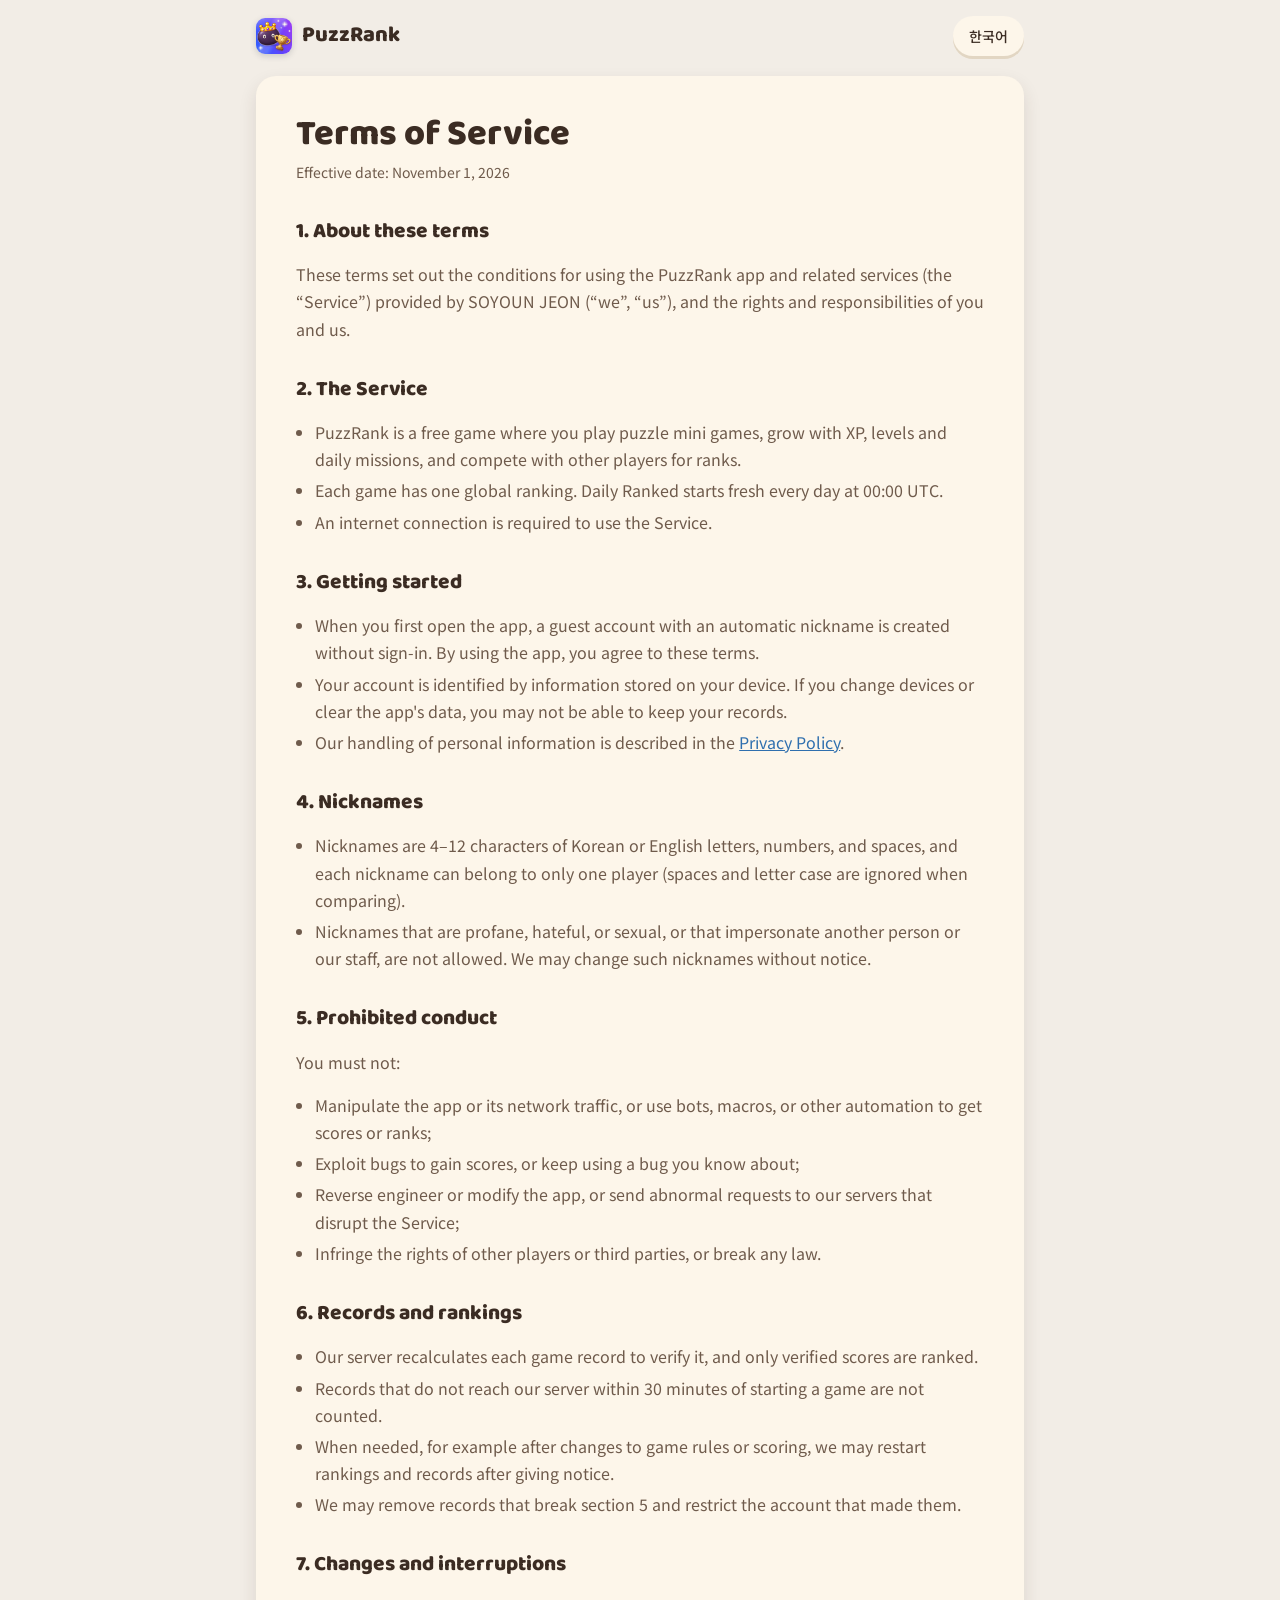
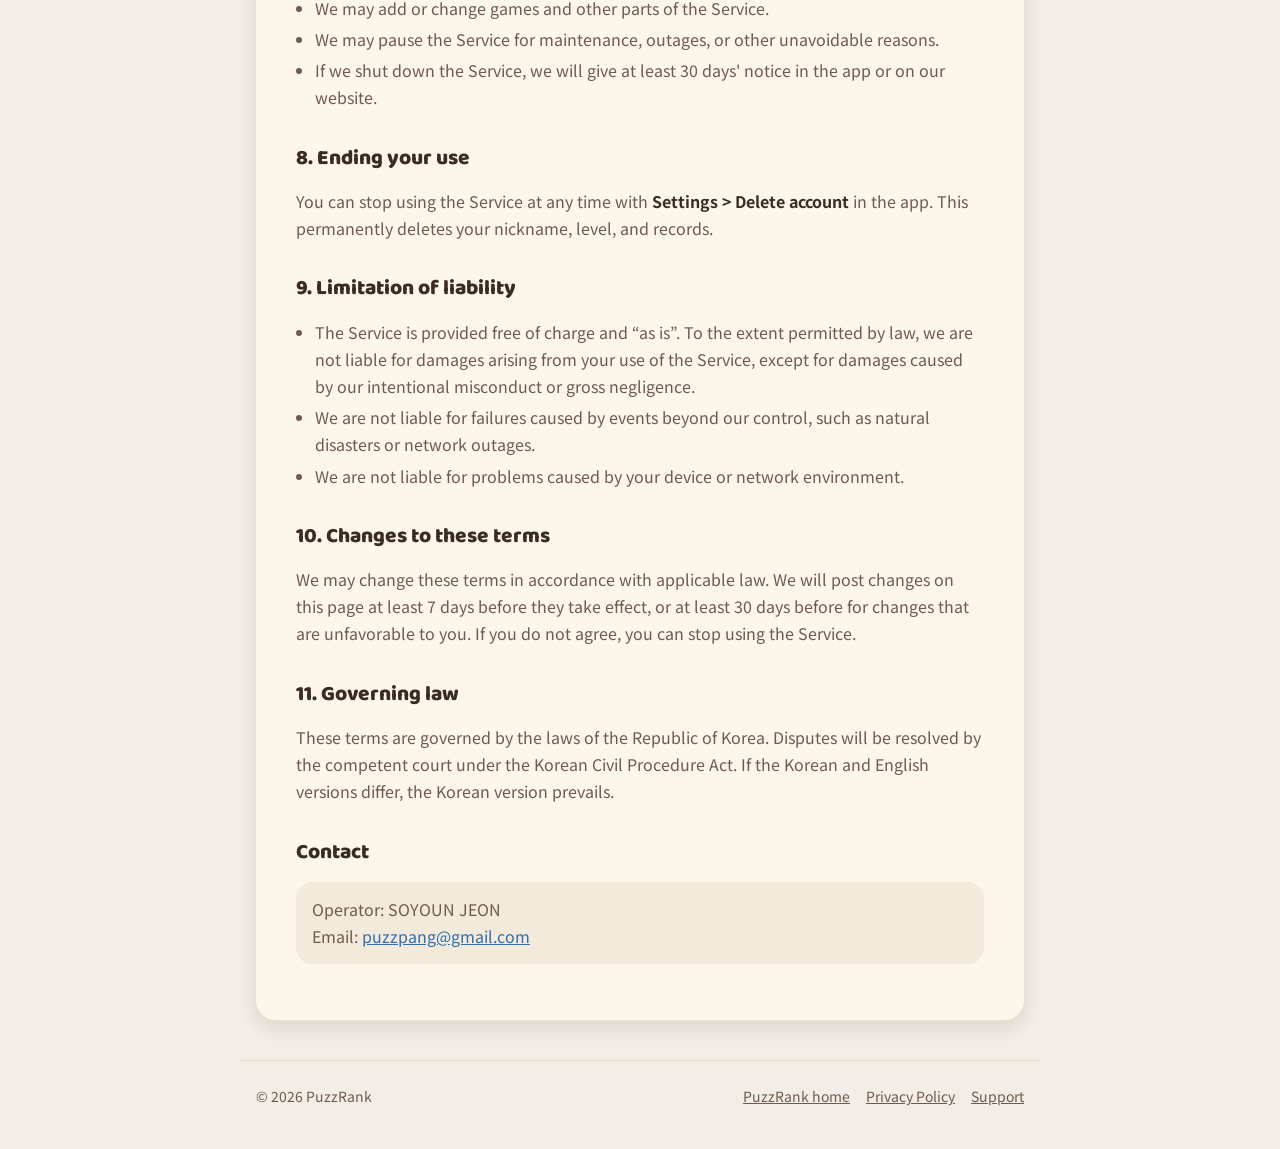
<file: terms/index.html>
<!doctype html>
<html lang="ko">
<head>
  <meta charset="utf-8">
  <meta name="viewport" content="width=device-width, initial-scale=1">
  <title>이용약관 · PuzzRank</title>
  <meta name="description" content="퍼즈랭크(PuzzRank) 이용약관 / Terms of Service">
  <meta name="theme-color" content="#F2EDE6">
  <meta name="color-scheme" content="light">
  <link rel="icon" type="image/webp" href="../assets/favicon.webp">
  <link rel="apple-touch-icon" href="../assets/apple-touch-icon.png">
  <link rel="preconnect" href="https://fonts.googleapis.com">
  <link rel="preconnect" href="https://fonts.gstatic.com" crossorigin>
  <link href="https://fonts.googleapis.com/css2?family=Baloo+2:wght@600;800&family=Jua&family=Noto+Sans+KR:wght@400;500;700&display=swap" rel="stylesheet">
  <link rel="stylesheet" href="../assets/legal.css?v=3">
</head>
<body>
  <header>
    <a class="brand" href="../"><img src="../assets/app_icon.webp" alt="" width="512" height="512"><span>PuzzRank</span></a>
    <button class="lang" type="button" id="lang-toggle" aria-label="Change language">English</button>
  </header>

  <main>
    <!-- 한국어 -->
    <article lang="ko" class="active">
      <h1>이용약관</h1>
      <p class="meta">시행일: 2026년 11월 1일</p>

      <h2>제1조 (목적)</h2>
      <p>
        이 약관은 전소연(이하 “운영자”)이 제공하는 퍼즈랭크(PuzzRank) 앱과 관련 서비스(이하 “서비스”)를 이용하는 조건과 절차,
        운영자와 이용자의 권리·의무를 정합니다.
      </p>

      <h2>제2조 (서비스 내용)</h2>
      <ul>
        <li>서비스는 퍼즐 미니게임을 하고 경험치·레벨·일일 미션으로 성장하며, 점수로 다른 이용자와 순위를 겨루는 무료 게임입니다.</li>
        <li>랭킹은 게임별로 전 세계 하나로 운영하며, 오늘의 랭킹전은 매일 0시(UTC, 한국 시간 오전 9시)에 새로 시작합니다.</li>
        <li>서비스를 이용하려면 인터넷 연결이 필요합니다.</li>
      </ul>

      <h2>제3조 (이용 시작과 사용자)</h2>
      <ul>
        <li>앱을 처음 실행하면 로그인 없이 게스트 계정이 만들어지고 자동 닉네임이 주어집니다. 앱을 쓰기 시작하면 이 약관에 동의한 것으로 봅니다.</li>
        <li>사용자는 기기에 저장된 정보로 구분합니다. 기기를 바꾸거나 앱 데이터를 지우면 기록을 이어 갈 수 없을 수 있습니다.</li>
        <li>개인정보 처리는 <a href="../privacy/">개인정보처리방침</a>을 따릅니다.</li>
      </ul>

      <h2>제4조 (닉네임)</h2>
      <ul>
        <li>닉네임은 띄어쓰기를 포함해 4~12자의 한글·영문·숫자로 정하며, 다른 사용자와 같은 닉네임은 쓸 수 없습니다(띄어쓰기와 영문 대소문자는 구분하지 않음).</li>
        <li>욕설·비하·음란한 표현, 다른 사람이나 운영자를 사칭하는 닉네임은 쓸 수 없습니다.
          운영자는 이런 닉네임을 알림 없이 다른 닉네임으로 바꿀 수 있습니다.</li>
      </ul>

      <h2>제5조 (금지 행위)</h2>
      <p>이용자는 다음 행위를 해서는 안 됩니다.</p>
      <ul>
        <li>앱이나 통신을 조작하거나, 자동 입력 프로그램(봇·매크로)을 써서 점수나 순위를 얻는 행위</li>
        <li>서비스의 오류를 이용해 점수를 얻거나, 오류를 알고도 계속 이용하는 행위</li>
        <li>앱을 역설계·변조하거나, 서버에 비정상적인 요청을 보내 서비스 운영을 방해하는 행위</li>
        <li>다른 이용자나 제3자의 권리를 침해하거나, 법령·공공질서에 어긋나는 행위</li>
      </ul>

      <h2>제6조 (기록과 랭킹)</h2>
      <ul>
        <li>운영자는 서버에서 게임 기록을 다시 계산해 확인하고, 확인된 점수만 랭킹에 올립니다. 확인되지 않은 기록은 랭킹에 반영하지 않습니다.</li>
        <li>판을 시작하고 30분 안에 서버에 전달되지 않은 기록은 반영되지 않습니다.</li>
        <li>게임 규칙이나 점수 체계를 바꾸는 경우 등 필요한 때에는 미리 알린 뒤 랭킹과 기록을 새로 시작할 수 있습니다.</li>
        <li>제5조를 어긴 기록은 랭킹에서 빼거나 지울 수 있고, 해당 사용자의 서비스 이용을 제한할 수 있습니다.</li>
      </ul>

      <h2>제7조 (서비스 변경과 중단)</h2>
      <ul>
        <li>운영자는 게임 추가·변경 등 서비스 내용을 바꿀 수 있습니다.</li>
        <li>서버 점검, 장애, 그 밖의 부득이한 사유로 서비스를 잠시 중단할 수 있습니다.</li>
        <li>서비스를 종료할 때에는 30일 전부터 앱이나 웹사이트에 알립니다.</li>
      </ul>

      <h2>제8조 (이용 종료)</h2>
      <p>
        이용자는 언제든 앱의 <strong>앱 설정 &gt; 계정 삭제</strong>로 이용을 끝낼 수 있습니다.
        삭제하면 닉네임·레벨·기록이 모두 지워지고 되돌릴 수 없습니다.
      </p>

      <h2>제9조 (책임의 제한)</h2>
      <ul>
        <li>서비스는 무료로 제공되며, 운영자는 법령이 허용하는 범위에서 서비스 이용으로 생긴 손해에 대해 책임지지 않습니다.
          다만 운영자의 고의 또는 중대한 과실로 생긴 손해는 예외로 합니다.</li>
        <li>운영자는 천재지변, 통신 장애 등 운영자가 통제할 수 없는 사유로 서비스를 제공하지 못한 경우 책임지지 않습니다.</li>
        <li>운영자는 이용자의 기기나 통신 환경 때문에 생긴 문제에 대해 책임지지 않습니다.</li>
      </ul>

      <h2>제10조 (약관의 변경)</h2>
      <p>
        운영자는 관련 법령을 어기지 않는 범위에서 약관을 바꿀 수 있습니다. 바꾸면 시행 7일 전부터 이 페이지에 알리며,
        이용자에게 불리한 변경은 30일 전부터 알립니다. 바뀐 약관에 동의하지 않으면 이용을 끝낼 수 있습니다.
      </p>

      <h2>제11조 (준거법과 관할)</h2>
      <p>이 약관은 대한민국 법을 따르며, 서비스와 관련한 분쟁은 「민사소송법」에 따른 관할 법원에서 해결합니다.</p>

      <h2>문의</h2>
      <div class="box">
        <p>운영자: 전소연<br>이메일: <a href="mailto:puzzpang@gmail.com">puzzpang@gmail.com</a></p>
      </div>
    </article>

    <!-- English -->
    <article lang="en">
      <h1>Terms of Service</h1>
      <p class="meta">Effective date: November 1, 2026</p>

      <h2>1. About these terms</h2>
      <p>
        These terms set out the conditions for using the PuzzRank app and related services (the “Service”) provided by SOYOUN JEON
        (“we”, “us”), and the rights and responsibilities of you and us.
      </p>

      <h2>2. The Service</h2>
      <ul>
        <li>PuzzRank is a free game where you play puzzle mini games, grow with XP, levels and daily missions, and compete with other players for ranks.</li>
        <li>Each game has one global ranking. Daily Ranked starts fresh every day at 00:00 UTC.</li>
        <li>An internet connection is required to use the Service.</li>
      </ul>

      <h2>3. Getting started</h2>
      <ul>
        <li>When you first open the app, a guest account with an automatic nickname is created without sign-in.
          By using the app, you agree to these terms.</li>
        <li>Your account is identified by information stored on your device. If you change devices or clear the app's data,
          you may not be able to keep your records.</li>
        <li>Our handling of personal information is described in the <a href="../privacy/">Privacy Policy</a>.</li>
      </ul>

      <h2>4. Nicknames</h2>
      <ul>
        <li>Nicknames are 4–12 characters of Korean or English letters, numbers, and spaces, and each nickname can belong to only one player (spaces and letter case are ignored when comparing).</li>
        <li>Nicknames that are profane, hateful, or sexual, or that impersonate another person or our staff, are not allowed.
          We may change such nicknames without notice.</li>
      </ul>

      <h2>5. Prohibited conduct</h2>
      <p>You must not:</p>
      <ul>
        <li>Manipulate the app or its network traffic, or use bots, macros, or other automation to get scores or ranks;</li>
        <li>Exploit bugs to gain scores, or keep using a bug you know about;</li>
        <li>Reverse engineer or modify the app, or send abnormal requests to our servers that disrupt the Service;</li>
        <li>Infringe the rights of other players or third parties, or break any law.</li>
      </ul>

      <h2>6. Records and rankings</h2>
      <ul>
        <li>Our server recalculates each game record to verify it, and only verified scores are ranked.</li>
        <li>Records that do not reach our server within 30 minutes of starting a game are not counted.</li>
        <li>When needed, for example after changes to game rules or scoring, we may restart rankings and records after giving notice.</li>
        <li>We may remove records that break section 5 and restrict the account that made them.</li>
      </ul>

      <h2>7. Changes and interruptions</h2>
      <ul>
        <li>We may add or change games and other parts of the Service.</li>
        <li>We may pause the Service for maintenance, outages, or other unavoidable reasons.</li>
        <li>If we shut down the Service, we will give at least 30 days' notice in the app or on our website.</li>
      </ul>

      <h2>8. Ending your use</h2>
      <p>
        You can stop using the Service at any time with <strong>Settings &gt; Delete account</strong> in the app.
        This permanently deletes your nickname, level, and records.
      </p>

      <h2>9. Limitation of liability</h2>
      <ul>
        <li>The Service is provided free of charge and “as is”. To the extent permitted by law, we are not liable for damages arising
          from your use of the Service, except for damages caused by our intentional misconduct or gross negligence.</li>
        <li>We are not liable for failures caused by events beyond our control, such as natural disasters or network outages.</li>
        <li>We are not liable for problems caused by your device or network environment.</li>
      </ul>

      <h2>10. Changes to these terms</h2>
      <p>
        We may change these terms in accordance with applicable law. We will post changes on this page at least 7 days before they take
        effect, or at least 30 days before for changes that are unfavorable to you. If you do not agree, you can stop using the Service.
      </p>

      <h2>11. Governing law</h2>
      <p>
        These terms are governed by the laws of the Republic of Korea. Disputes will be resolved by the competent court under the Korean
        Civil Procedure Act. If the Korean and English versions differ, the Korean version prevails.
      </p>

      <h2>Contact</h2>
      <div class="box">
        <p>Operator: SOYOUN JEON<br>Email: <a href="mailto:puzzpang@gmail.com">puzzpang@gmail.com</a></p>
      </div>
    </article>
  </main>

  <footer>
    <span>© 2026 PuzzRank</span>
    <nav>
      <a href="../" data-ko="퍼즈랭크 홈" data-en="PuzzRank home">퍼즈랭크 홈</a>
      <a href="../privacy/" data-ko="개인정보처리방침" data-en="Privacy Policy">개인정보처리방침</a>
      <a href="../support/" data-ko="고객 지원" data-en="Support">고객 지원</a>
    </nav>
  </footer>

  <script src="../assets/legal.js"></script>
</body>
</html>
</file>
<file: assets/legal.css>
/* 이용약관·개인정보처리방침·고객 지원 공통. 색·모서리·두께는 첫 페이지(index.html)·앱 디자인 시스템과 같다. */
:root {
  --surface: #fdf6ea;
  --surface-sunken: #f3eadb;
  --surface-depth: #e2d6c3;
  --surface-edge: #ebe0cf;
  --veil: #f2ede6;
  --ink: #3b2c23;
  --ink-muted: #6f5b4c;
  --link: #2f6fae;
  --r-sm: 10px;
  --r-md: 16px;
  --r-lg: 20px;
  --card-shadow: 0 2px 0 var(--surface-edge), 0 8px 18px rgba(59, 44, 35, 0.12);
  --title-ko: "Jua", "Baloo 2", system-ui, sans-serif;
  --title-en: "Baloo 2", "Jua", system-ui, sans-serif;
  --body: "Noto Sans KR", system-ui, -apple-system, "Apple SD Gothic Neo", sans-serif;
}

* { box-sizing: border-box; }

html { -webkit-text-size-adjust: 100%; }

body {
  margin: 0;
  background: var(--veil);
  color: var(--ink);
  font-family: var(--body);
  line-height: 1.7;
  overflow-x: hidden;
}

header {
  display: flex;
  align-items: center;
  justify-content: space-between;
  gap: 12px;
  max-width: 800px;
  margin: 0 auto;
  padding: 16px;
}

.brand { display: flex; align-items: center; gap: 10px; text-decoration: none; }
.brand img { display: block; width: 36px; height: 36px; border-radius: 9px; box-shadow: 0 2px 6px rgba(47, 56, 72, 0.2); }
.brand span { font-family: "Baloo 2", system-ui, sans-serif; font-weight: 800; font-size: 22px; color: var(--ink); }

.lang {
  min-height: 40px;
  padding: 6px 16px;
  border: 0;
  border-radius: 999px;
  background: var(--surface);
  box-shadow: 0 3px 0 var(--surface-depth);
  color: var(--ink);
  font: 500 14px var(--body);
  cursor: pointer;
}
.lang:active { transform: translateY(2px); box-shadow: 0 1px 0 var(--surface-depth); }

main { max-width: 800px; margin: 0 auto; padding: 4px 16px 0; }

/* 언어별 본문: 지금 언어가 아닌 쪽은 숨긴다 (legal.js) */
article[lang]:not(.active) { display: none; }

/* 본문은 아이보리 카드 한 장 */
article {
  padding: 24px 20px 28px;
  border-radius: var(--r-lg);
  background: var(--surface);
  box-shadow: var(--card-shadow);
}

h1, h2, h3 { font-family: var(--title-ko); font-weight: 400; letter-spacing: -0.01em; color: var(--ink); }
html[lang="en"] h1, html[lang="en"] h2, html[lang="en"] h3 { font-family: var(--title-en); font-weight: 800; letter-spacing: 0; }
h1 { margin: 0 0 4px; font-size: clamp(28px, 6vw, 36px); line-height: 1.25; }
h2 { margin: 32px 0 8px; font-size: 21px; line-height: 1.35; }
h3 { margin: 20px 0 4px; font-size: 17px; line-height: 1.4; }
p, li { color: var(--ink-muted); }
ul { padding-left: 1.2em; }
li + li { margin-top: 4px; }
strong { color: var(--ink); }
a { color: var(--link); }
.meta { margin: 0 0 20px; color: var(--ink-muted); font-size: 14px; }

/* 요약·연락처 상자: 한 단계 들어간 면 */
.box { margin: 16px 0; padding: 14px 16px; border-radius: var(--r-md); background: var(--surface-sunken); }
.box p { margin: 0; }

/* 표는 좁은 화면에서 표 안에서만 가로로 밀린다 */
.table { overflow-x: auto; margin: 12px 0; border: 1px solid var(--surface-depth); border-radius: var(--r-sm); }
table { width: 100%; min-width: 520px; border-collapse: collapse; font-size: 14px; background: var(--surface); }
th, td { padding: 10px 12px; border-bottom: 1px solid var(--surface-edge); text-align: left; vertical-align: top; color: var(--ink-muted); }
th { background: var(--surface-sunken); color: var(--ink); font-weight: 700; white-space: nowrap; }
tr:last-child td { border-bottom: 0; }

footer {
  display: flex;
  flex-wrap: wrap;
  gap: 8px 20px;
  align-items: center;
  justify-content: space-between;
  max-width: 800px;
  margin: 40px auto 0;
  padding: 24px 16px 40px;
  border-top: 1px solid var(--surface-depth);
  color: var(--ink-muted);
  font-size: 14px;
}
footer nav { display: flex; flex-wrap: wrap; gap: 8px 16px; }
footer a { color: var(--ink-muted); }

@media (min-width: 760px) {
  article { padding: 36px 40px 40px; }
}
</file>
